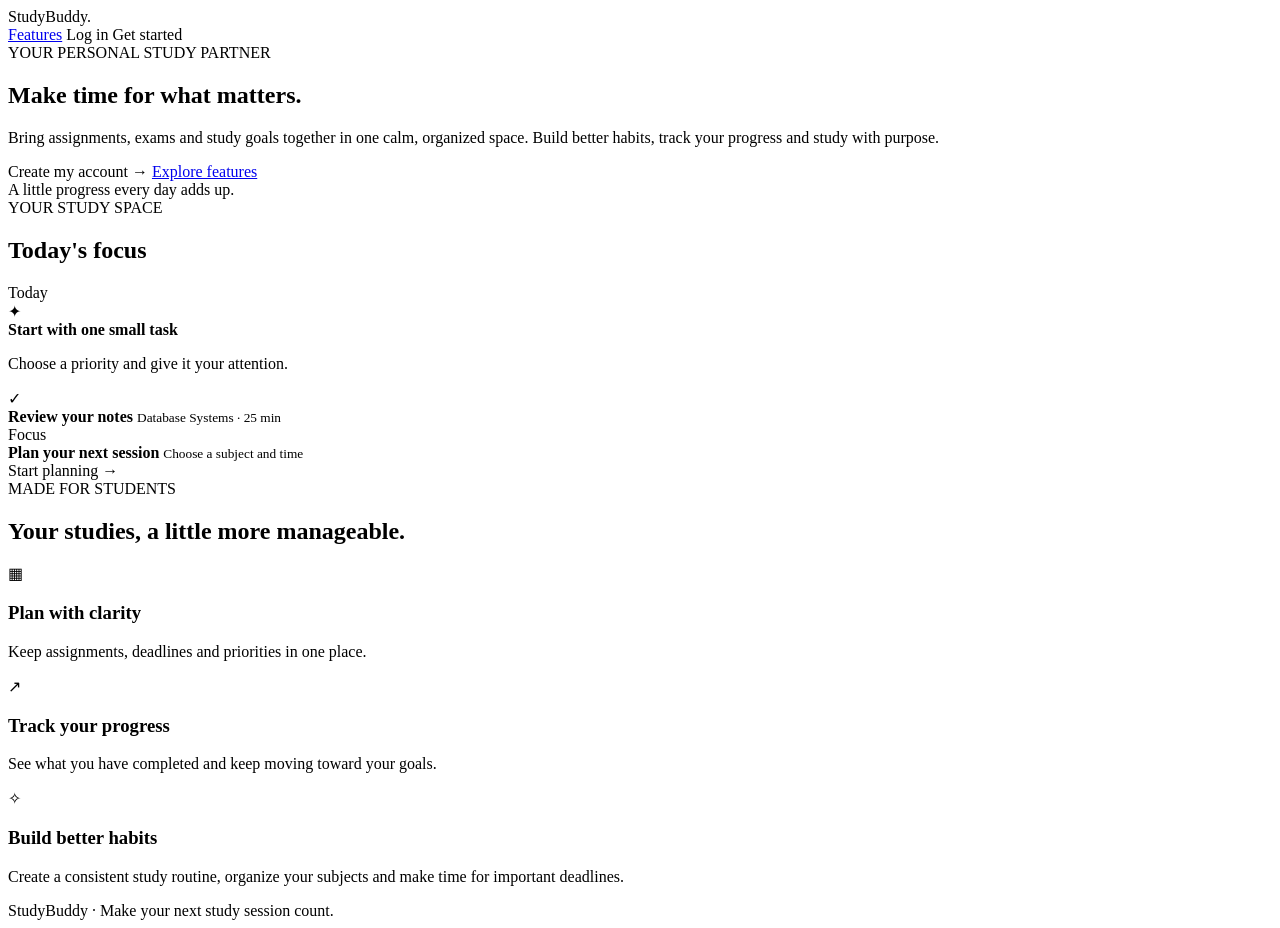
<file: src/main/resources/templates/index.html>
<!DOCTYPE html>
<html lang="en" xmlns:th="http://www.thymeleaf.org">
<head>
    <meta charset="UTF-8">
    <meta name="viewport" content="width=device-width, initial-scale=1">
    <title>StudyBuddy | Study smarter</title>
    <link rel="stylesheet" th:href="@{/css/style.css}">
</head>
<body>

<nav class="topbar">
    <a class="logo" th:href="@{/}">StudyBuddy<span>.</span></a>

    <div class="nav-links">
        <a href="#features">Features</a>

        <a th:href="@{/login}">Log in</a>

        <a class="button button-small" th:href="@{/register}">
            Get started
        </a>
    </div>
</nav>

<main class="container">

    <section class="hero">
        <div class="hero-copy">
            <span class="eyebrow">YOUR PERSONAL STUDY PARTNER</span>

            <h1>Make time for <span>what matters.</span></h1>

            <p>
                Bring assignments, exams and study goals together in one
                calm, organized space. Build better habits, track your
                progress and study with purpose.
            </p>

            <div class="hero-actions">
                <a class="button" th:href="@{/register}">
                    Create my account <span aria-hidden="true">→</span>
                </a>

                <a class="text-link" href="#features">
                    Explore features
                </a>
            </div>

            <div class="trust-line">
                <span class="dot"></span>
                A little progress every day adds up.
            </div>
        </div>

        <div class="dashboard-preview">
            <div class="preview-head">
                <div>
                    <span class="muted-label">YOUR STUDY SPACE</span>
                    <h2>Today's focus</h2>
                </div>

                <span class="date-chip"
                      th:text="${#temporals.format(#temporals.createNow(), 'EEE, d MMM')}">
                    Today
                </span>
            </div>

            <div class="focus-card">
                <div class="focus-icon">✦</div>

                <div>
                    <strong>Start with one small task</strong>
                    <p>Choose a priority and give it your attention.</p>
                </div>
            </div>

            <div class="preview-task">
                <span class="task-check">✓</span>

                <div>
                    <strong>Review your notes</strong>
                    <small>Database Systems · 25 min</small>
                </div>

                <span class="priority">Focus</span>
            </div>

            <div class="preview-task">
                <span class="task-check empty"></span>

                <div>
                    <strong>Plan your next session</strong>
                    <small>Choose a subject and time</small>
                </div>
            </div>

            <a class="preview-link" th:href="@{/register}">
                Start planning <span>→</span>
            </a>
        </div>
    </section>

    <section id="features" class="features-section">
        <div class="section-heading">
            <span class="eyebrow">MADE FOR STUDENTS</span>
            <h2>Your studies, a little more manageable.</h2>
        </div>

        <div class="feature-grid">

            <article class="feature-card">
                <div class="feature-icon lavender">▦</div>
                <h3>Plan with clarity</h3>
                <p>
                    Keep assignments, deadlines and priorities in one place.
                </p>
            </article>

            <article class="feature-card">
                <div class="feature-icon peach">↗</div>
                <h3>Track your progress</h3>
                <p>
                    See what you have completed and keep moving toward
                    your goals.
                </p>
            </article>

            <article class="feature-card">
                <div class="feature-icon mint">✧</div>
                <h3>Build better habits</h3>
                <p>
                    Create a consistent study routine, organize your
                    subjects and make time for important deadlines.
                </p>
            </article>

        </div>
    </section>

    <footer>
        StudyBuddy · Make your next study session count.
    </footer>

</main>

</body>
</html>
</file>
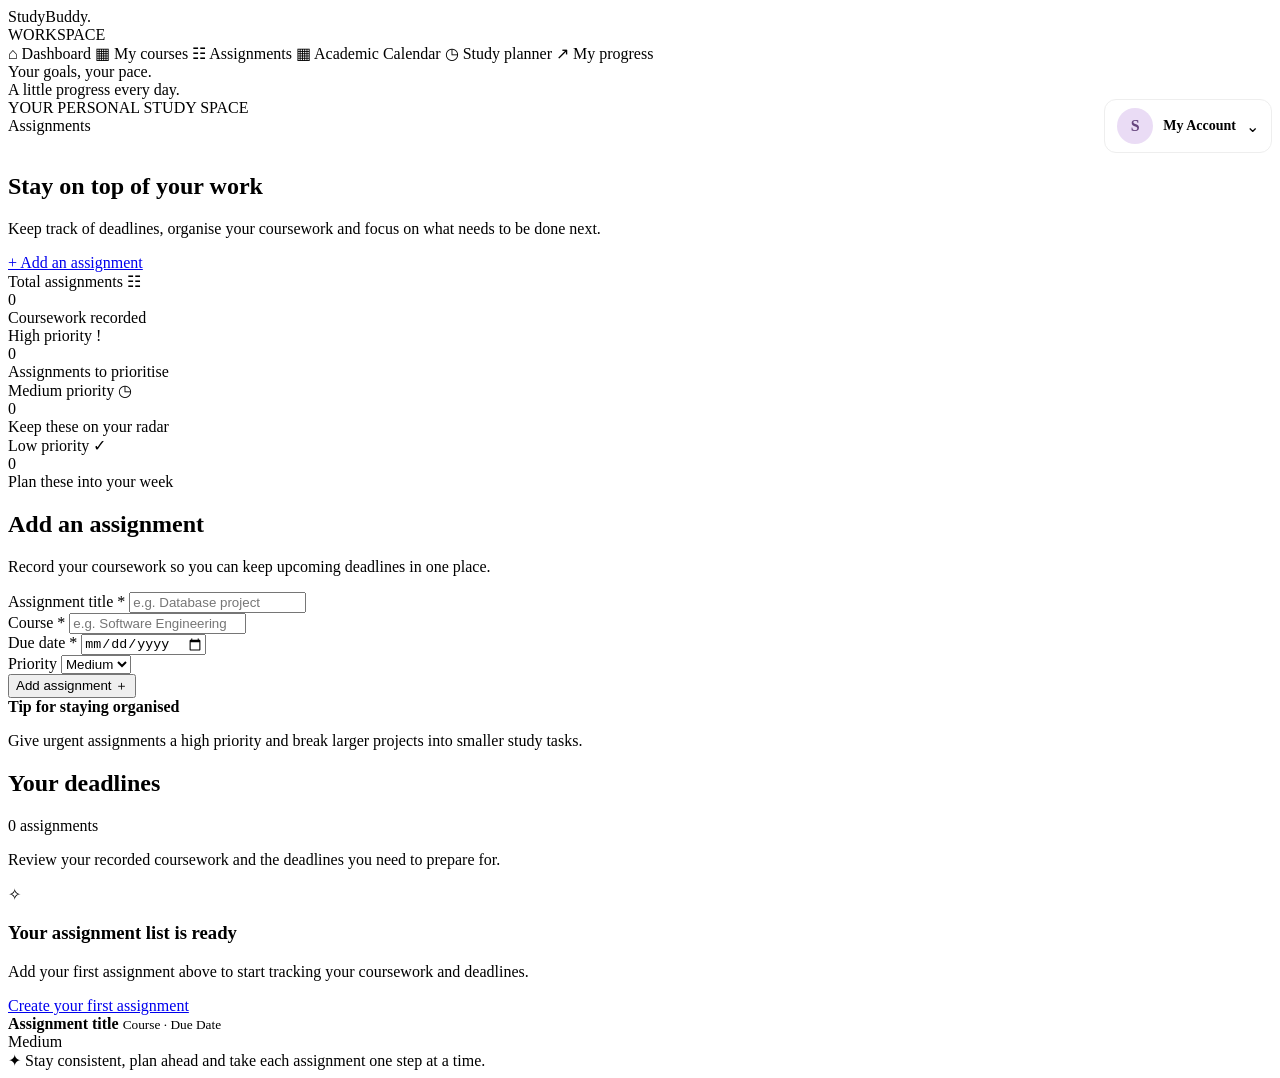
<file: src/main/resources/templates/assignments.html>
<!DOCTYPE html>
<html lang="en"
      xmlns:th="http://www.thymeleaf.org"
      xmlns:sec="http://www.thymeleaf.org/extras/spring-security">

<head>
    <meta charset="UTF-8">
    <meta name="viewport" content="width=device-width, initial-scale=1">
    <title>Assignments | StudyBuddy</title>
    <link rel="stylesheet" th:href="@{/css/style.css}">

    <style>
        .topbar {
            display: flex;
            justify-content: space-between;
            align-items: flex-start;
            gap: 20px;
        }

        .profile-menu {
            position: relative;
            margin-left: auto;
        }

        .profile-trigger {
            display: flex;
            align-items: center;
            gap: 10px;
            padding: 8px 12px;
            border: 1px solid #eee;
            border-radius: 12px;
            background: white;
            cursor: pointer;
            list-style: none;
        }

        .profile-trigger::-webkit-details-marker {
            display: none;
        }

        .profile-avatar {
            width: 36px;
            height: 36px;
            display: flex;
            align-items: center;
            justify-content: center;
            border-radius: 50%;
            background: #eadcf5;
            color: #65447c;
            font-weight: 700;
        }

        .profile-name {
            font-size: 14px;
            font-weight: 600;
        }

        .profile-dropdown {
            position: absolute;
            top: calc(100% + 10px);
            right: 0;
            z-index: 100;
            width: 220px;
            padding: 14px;
            background: white;
            border: 1px solid #eee;
            border-radius: 12px;
            box-shadow: 0 8px 24px rgba(0, 0, 0, 0.10);
        }

        .profile-email {
            display: block;
            margin-bottom: 12px;
            font-size: 12px;
            color: #777;
            overflow-wrap: anywhere;
        }

        .profile-dropdown button {
            width: 100%;
            padding: 9px 12px;
            border: none;
            border-radius: 8px;
            background: #f8edf3;
            color: #70465f;
            text-align: left;
            cursor: pointer;
        }

        .profile-dropdown button:hover {
            background: #f0dce8;
        }

        @media (max-width: 600px) {
            .topbar {
                flex-wrap: wrap;
            }

            .profile-menu {
                margin-left: 0;
            }
        }
    </style>
</head>

<body>
<div class="app-layout">

    <!-- Sidebar -->
    <aside class="sidebar">
        <a class="brand" th:href="@{/dashboard}">
            StudyBuddy<span>.</span>
        </a>

        <div class="nav-label">WORKSPACE</div>

        <nav>
            <a class="nav-link" th:href="@{/dashboard}">
                <span class="nav-icon">⌂</span>
                Dashboard
            </a>

            <a class="nav-link" th:href="@{/courses}">
                <span class="nav-icon">▦</span>
                My courses
            </a>

            <a class="nav-link active" th:href="@{/assignments}">
                <span class="nav-icon">☷</span>
                Assignments
            </a>

            <a class="nav-link" th:href="@{/calendar}">
                <span class="nav-icon">▦</span>
                Academic Calendar
            </a>

            <a class="nav-link" th:href="@{/planner}">
                <span class="nav-icon">◷</span>
                Study planner
            </a>

            <a class="nav-link" th:href="@{/progress}">
                <span class="nav-icon">↗</span>
                My progress
            </a>
        </nav>

        <div class="sidebar-bottom">
            Your goals, your pace.<br>
            A little progress every day.
        </div>
    </aside>

    <!-- Main area -->
    <div class="main-area">

        <header class="topbar">
            <div>
                <div class="page-label">YOUR PERSONAL STUDY SPACE</div>
                <div class="topbar-title">Assignments</div>
            </div>

            <!-- Account dropdown -->
            <details class="profile-menu">

                <summary class="profile-trigger">
                    <div class="profile-avatar"
                         th:text="${#strings.substring(#authentication.name, 0, 1).toUpperCase()}">
                        S
                    </div>

                    <span class="profile-name">My Account</span>
                    <span class="dropdown-arrow">⌄</span>
                </summary>

                <div class="profile-dropdown">

                    <span class="profile-email"
                          sec:authentication="name">
                        student@email.com
                    </span>

                    <form th:action="@{/logout}" method="post">
                        <input type="hidden"
                               th:name="${_csrf.parameterName}"
                               th:value="${_csrf.token}">

                        <button type="submit">Log out</button>
                    </form>

                </div>
            </details>
        </header>

        <main class="page-content">

            <!-- Welcome section -->
            <section class="welcome-row">
                <div>
                    <h1>Stay on top of your work</h1>
                    <p class="muted">
                        Keep track of deadlines, organise your coursework
                        and focus on what needs to be done next.
                    </p>
                </div>

                <a class="button" href="#add-assignment">
                    + Add an assignment
                </a>
            </section>

            <!-- Assignment summary -->
            <section class="stats-grid">

                <article class="stat-card">
                    <div class="stat-top">
                        <span>Total assignments</span>
                        <span class="stat-icon">☷</span>
                    </div>
                    <div class="stat-number"
                         th:text="${assignments == null ? 0 : #lists.size(assignments)}">
                        0
                    </div>
                    <div class="stat-note">Coursework recorded</div>
                </article>

                <article class="stat-card">
                    <div class="stat-top">
                        <span>High priority</span>
                        <span class="stat-icon">!</span>
                    </div>
                    <div class="stat-number"
                         th:text="${assignments == null ? 0 : #lists.size(assignments.?[priority == 'High'])}">
                        0
                    </div>
                    <div class="stat-note">Assignments to prioritise</div>
                </article>

                <article class="stat-card">
                    <div class="stat-top">
                        <span>Medium priority</span>
                        <span class="stat-icon">◷</span>
                    </div>
                    <div class="stat-number"
                         th:text="${assignments == null ? 0 : #lists.size(assignments.?[priority == 'Medium'])}">
                        0
                    </div>
                    <div class="stat-note">Keep these on your radar</div>
                </article>

                <article class="stat-card">
                    <div class="stat-top">
                        <span>Low priority</span>
                        <span class="stat-icon">✓</span>
                    </div>
                    <div class="stat-number"
                         th:text="${assignments == null ? 0 : #lists.size(assignments.?[priority == 'Low'])}">
                        0
                    </div>
                    <div class="stat-note">Plan these into your week</div>
                </article>

            </section>

            <!-- Assignment form -->
            <section class="panel" id="add-assignment">

                <div class="panel-heading">
                    <h2>Add an assignment</h2>
                </div>

                <p class="muted">
                    Record your coursework so you can keep upcoming
                    deadlines in one place.
                </p>

                <form th:action="@{/assignments/add}"
                      method="post"
                      class="course-form">

                    <div class="form-grid">

                        <div class="form-group">
                            <label for="title">Assignment title *</label>
                            <input id="title"
                                   name="title"
                                   type="text"
                                   placeholder="e.g. Database project"
                                   required>
                        </div>

                        <div class="form-group">
                            <label for="course">Course *</label>
                            <input id="course"
                                   name="course"
                                   type="text"
                                   placeholder="e.g. Software Engineering"
                                   required>
                        </div>

                        <div class="form-group">
                            <label for="dueDate">Due date *</label>
                            <input id="dueDate"
                                   name="dueDate"
                                   type="date"
                                   required>
                        </div>

                        <div class="form-group">
                            <label for="priority">Priority</label>
                            <select id="priority" name="priority">
                                <option value="Medium">Medium</option>
                                <option value="High">High</option>
                                <option value="Low">Low</option>
                            </select>
                        </div>

                    </div>

                    <button type="submit" class="button">
                        Add assignment ＋
                    </button>
                </form>

                <div class="notice">
                    <strong>Tip for staying organised</strong>
                    <p>
                        Give urgent assignments a high priority and
                        break larger projects into smaller study tasks.
                    </p>
                </div>

            </section>

            <!-- Assignment list -->
            <section class="panel">

                <div class="panel-heading">
                    <h2>Your deadlines</h2>
                    <span class="count"
                          th:text="${assignments == null ? '0 assignments' : #lists.size(assignments) + ' assignments'}">
                        0 assignments
                    </span>
                </div>

                <p class="muted">
                    Review your recorded coursework and the deadlines
                    you need to prepare for.
                </p>

                <!-- Empty state -->
                <div class="empty-state"
                     th:if="${assignments == null or #lists.isEmpty(assignments)}">

                    <div class="empty-icon">✧</div>

                    <h3>Your assignment list is ready</h3>

                    <p>
                        Add your first assignment above to start
                        tracking your coursework and deadlines.
                    </p>

                    <a class="button button-secondary"
                       href="#add-assignment">
                        Create your first assignment
                    </a>
                </div>

                <!-- Existing assignments -->
                <div class="task-list"
                     th:if="${assignments != null and !#lists.isEmpty(assignments)}">

                    <article class="task-row"
                             th:each="assignment : ${assignments}">

                        <div class="task-info">
                            <strong th:text="${assignment.title}">
                                Assignment title
                            </strong>

                            <small>
                                <span th:text="${assignment.course}">
                                    Course
                                </span>
                                <span> · Due </span>
                                <span th:text="${assignment.dueDate}">
                                    Date
                                </span>
                            </small>
                        </div>

                        <span class="priority"
                              th:classappend="${assignment.priority != null
                              ? #strings.toLowerCase(assignment.priority)
                              : 'medium'}"
                              th:text="${assignment.priority != null
                              ? assignment.priority : 'Medium'}">
                            Medium
                        </span>

                    </article>

                </div>

                <div class="progress-note">
                    <span class="progress-sparkle">✦</span>
                    <span>
                        Stay consistent, plan ahead and take each
                        assignment one step at a time.
                    </span>
                </div>

            </section>

        </main>
    </div>
</div>
</body>
</html>
</file>
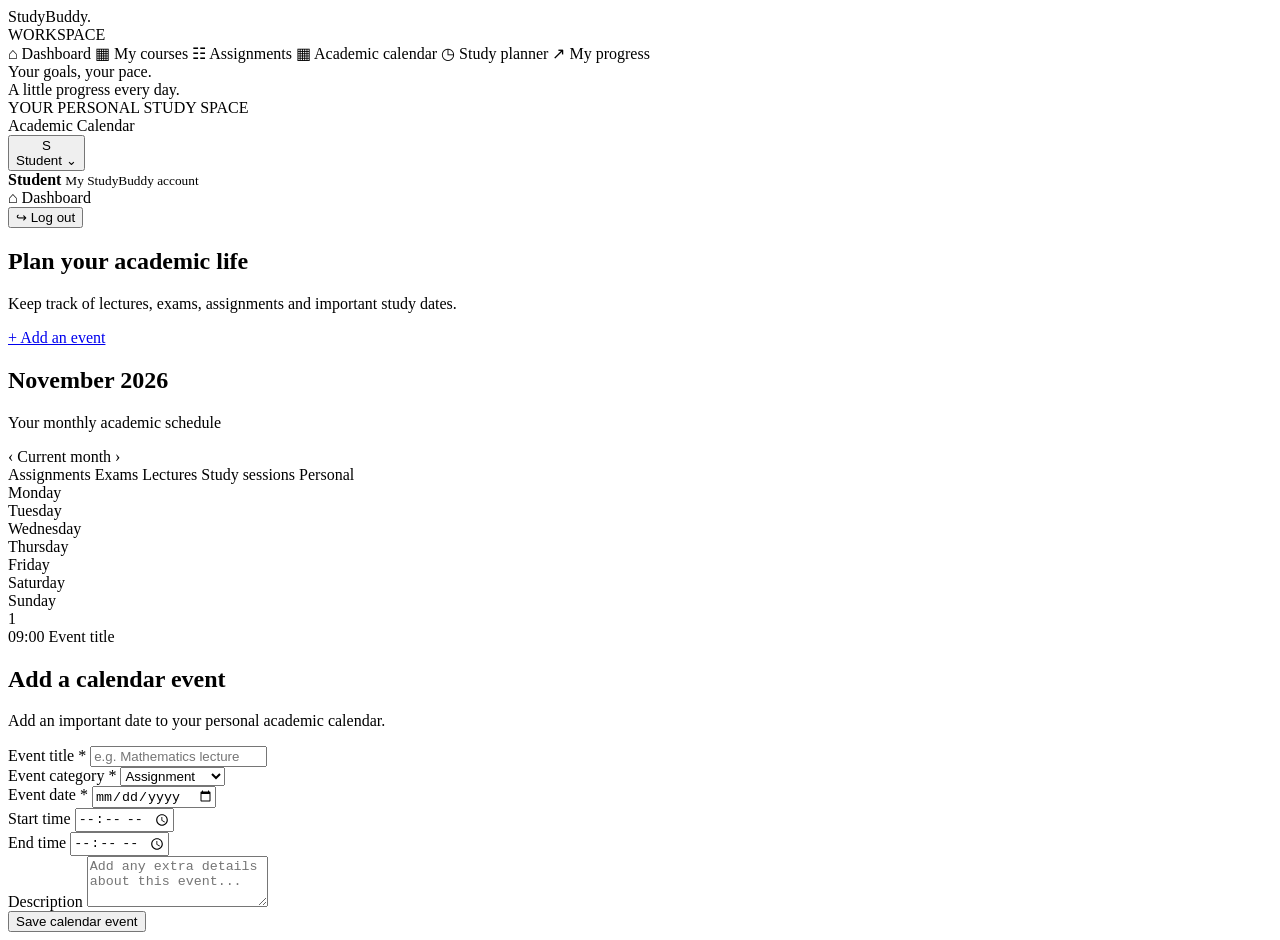
<file: src/main/resources/templates/calendar.html>
<!DOCTYPE html>
<html lang="en" xmlns:th="http://www.thymeleaf.org">
<head>
  <meta charset="UTF-8">
  <meta name="viewport" content="width=device-width, initial-scale=1">
  <title>Academic Calendar | StudyBuddy</title>
  <link rel="stylesheet" th:href="@{/css/style.css}">
</head>

<body>
<div class="app-layout">

  <!-- Sidebar -->
  <aside class="sidebar">
    <a class="brand" th:href="@{/dashboard}">
      StudyBuddy<span>.</span>
    </a>

    <div class="nav-label">WORKSPACE</div>

    <nav>
      <a class="nav-link" th:href="@{/dashboard}">
        <span class="nav-icon">⌂</span>
        Dashboard
      </a>

      <a class="nav-link" th:href="@{/courses}">
        <span class="nav-icon">▦</span>
        My courses
      </a>

      <a class="nav-link" th:href="@{/assignments}">
        <span class="nav-icon">☷</span>
        Assignments
      </a>

      <a class="nav-link active" th:href="@{/calendar}">
        <span class="nav-icon">▦</span>
        Academic calendar
      </a>

      <a class="nav-link" th:href="@{/planner}">
        <span class="nav-icon">◷</span>
        Study planner
      </a>

      <a class="nav-link" th:href="@{/progress}">
        <span class="nav-icon">↗</span>
        My progress
      </a>
    </nav>

    <div class="sidebar-bottom">
      Your goals, your pace.<br>
      A little progress every day.
    </div>
  </aside>

  <!-- Main area -->
  <div class="main-area">

    <!-- Top bar -->
    <header class="topbar">
      <div>
        <div class="page-label">YOUR PERSONAL STUDY SPACE</div>
        <div class="topbar-title">Academic Calendar</div>
      </div>

      <!-- Profile dropdown -->
      <div class="profile-menu">

        <button type="button"
                class="profile-chip"
                onclick="toggleProfileMenu()">

          <div class="avatar"
               th:text="${studentName != null and !#strings.isEmpty(studentName)
                         ? #strings.substring(studentName, 0, 1).toUpperCase() : 'S'}">
            S
          </div>

          <span th:text="${studentName != null ? studentName : 'Student'}">
                        Student
                    </span>

          <span class="dropdown-arrow">⌄</span>
        </button>

        <div class="profile-dropdown" id="profileDropdown">

          <div class="dropdown-user">
            <strong th:text="${studentName != null ? studentName : 'Student'}">
              Student
            </strong>
            <small>My StudyBuddy account</small>
          </div>

          <div class="dropdown-divider"></div>

          <a th:href="@{/dashboard}" class="dropdown-item">
            <span>⌂</span> Dashboard
          </a>

          <div class="dropdown-divider"></div>

          <form th:action="@{/logout}" method="post">
            <button type="submit"
                    class="dropdown-item logout-item">
              <span>↪</span> Log out
            </button>
          </form>

        </div>
      </div>
    </header>

    <main class="page-content">

      <!-- Page introduction -->
      <section class="welcome-row calendar-welcome">
        <div>
          <h1>Plan your academic life</h1>
          <p class="muted">
            Keep track of lectures, exams, assignments
            and important study dates.
          </p>
        </div>

        <a href="#add-calendar-event" class="button">
          + Add an event
        </a>
      </section>

      <!-- Calendar -->
      <section class="panel academic-calendar-panel">

        <div class="calendar-toolbar">

          <div>
            <h2 th:text="${monthTitle}">November 2026</h2>
            <p class="muted">
              Your monthly academic schedule
            </p>
          </div>

          <div class="calendar-navigation">

            <a class="calendar-nav-button"
               th:href="@{/calendar(month=${previousMonth})}"
               aria-label="Previous month">
              ‹
            </a>

            <a class="calendar-today-button"
               th:href="@{/calendar}">
              Current month
            </a>

            <a class="calendar-nav-button"
               th:href="@{/calendar(month=${nextMonth})}"
               aria-label="Next month">
              ›
            </a>

          </div>
        </div>

        <!-- Event category legend -->
        <div class="calendar-legend">
                    <span>
                        <i class="legend-dot assignment-dot"></i>
                        Assignments
                    </span>

          <span>
                        <i class="legend-dot exam-dot"></i>
                        Exams
                    </span>

          <span>
                        <i class="legend-dot lecture-dot"></i>
                        Lectures
                    </span>

          <span>
                        <i class="legend-dot study-dot"></i>
                        Study sessions
                    </span>

          <span>
                        <i class="legend-dot personal-dot"></i>
                        Personal
                    </span>
        </div>

        <!-- Weekday headings -->
        <div class="calendar-grid">

          <div class="calendar-weekday">Monday</div>
          <div class="calendar-weekday">Tuesday</div>
          <div class="calendar-weekday">Wednesday</div>
          <div class="calendar-weekday">Thursday</div>
          <div class="calendar-weekday">Friday</div>
          <div class="calendar-weekday">Saturday</div>
          <div class="calendar-weekday">Sunday</div>

          <!-- Calendar dates -->
          <div class="calendar-day"
               th:each="day : ${calendarDays}"
               th:classappend="${day.monthValue !=
                         T(java.time.YearMonth).parse(selectedMonth).monthValue
                         ? ' other-month' : ''}
                         + ${day.equals(today) ? ' today' : ''}">

            <div class="calendar-day-number"
                 th:text="${day.dayOfMonth}">
              1
            </div>

            <!-- Events on this date -->
            <div class="calendar-day-events"
                 th:if="${eventsByDate[day] != null}">

              <div class="calendar-event"
                   th:each="event : ${eventsByDate[day]}"
                   th:classappend="${#strings.toLowerCase(event.eventType)}">

                                <span class="calendar-event-time"
                                      th:if="${event.startTime != null}"
                                      th:text="${#temporals.format(event.startTime, 'HH:mm')}">
                                    09:00
                                </span>

                <span th:text="${event.title}">
                                    Event title
                                </span>

              </div>

            </div>

          </div>
        </div>

      </section>

      <!-- Add event form -->
      <section class="panel calendar-form-panel"
               id="add-calendar-event">

        <div class="panel-heading">
          <h2>Add a calendar event</h2>
        </div>

        <p class="muted">
          Add an important date to your personal academic calendar.
        </p>

        <form th:action="@{/calendar/events/add}"
              method="post"
              class="calendar-event-form">

          <div class="calendar-form-grid">

            <div class="form-group">
              <label for="title">Event title *</label>
              <input type="text"
                     id="title"
                     name="title"
                     placeholder="e.g. Mathematics lecture"
                     required>
            </div>

            <div class="form-group">
              <label for="eventType">Event category *</label>
              <select id="eventType"
                      name="eventType"
                      required>
                <option value="ASSIGNMENT">Assignment</option>
                <option value="EXAM">Exam</option>
                <option value="LECTURE">Lecture</option>
                <option value="STUDY">Study session</option>
                <option value="PERSONAL">Personal</option>
              </select>
            </div>

            <div class="form-group">
              <label for="eventDate">Event date *</label>
              <input type="date"
                     id="eventDate"
                     name="eventDate"
                     th:value="${today}"
                     required>
            </div>

            <div class="form-group">
              <label for="startTime">Start time</label>
              <input type="time"
                     id="startTime"
                     name="startTime">
            </div>

            <div class="form-group">
              <label for="endTime">End time</label>
              <input type="time"
                     id="endTime"
                     name="endTime">
            </div>

            <div class="form-group calendar-description-field">
              <label for="description">Description</label>
              <textarea id="description"
                        name="description"
                        rows="3"
                        placeholder="Add any extra details about this event..."></textarea>
            </div>

          </div>

          <button type="submit" class="button">
            Save calendar event
          </button>

        </form>
      </section>

    </main>
  </div>
</div>

<script th:src="@{/js/profile.js}"></script>

</body>
</html>
</file>
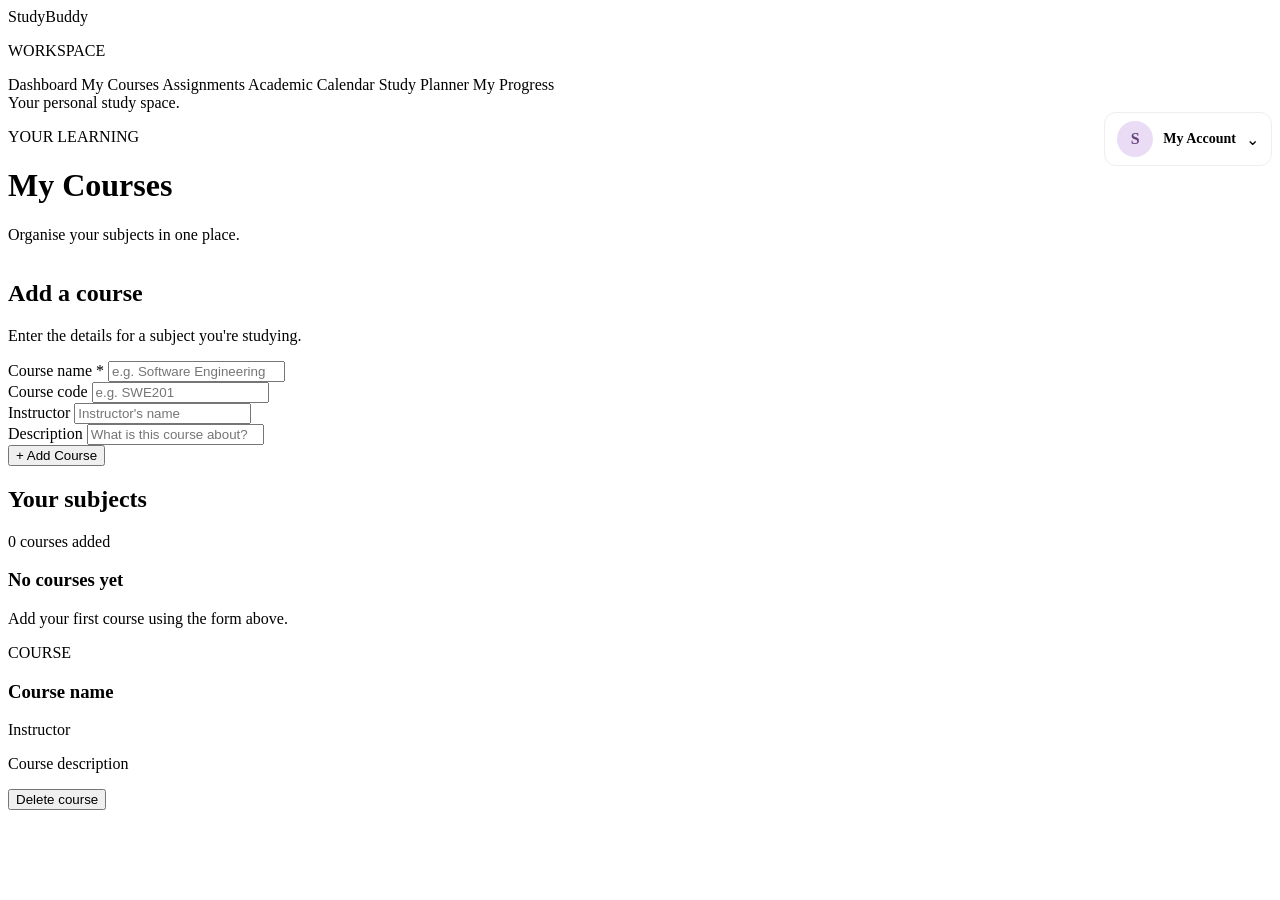
<file: src/main/resources/templates/courses.html>
<!DOCTYPE html>
<html lang="en"
      xmlns:th="http://www.thymeleaf.org"
      xmlns:sec="http://www.thymeleaf.org/extras/spring-security">

<head>
    <meta charset="UTF-8">
    <meta name="viewport" content="width=device-width, initial-scale=1.0">
    <title>My Courses | StudyBuddy</title>
    <link rel="stylesheet" th:href="@{/css/style.css}">

    <style>
        .topbar {
            display: flex;
            justify-content: space-between;
            align-items: flex-start;
            gap: 20px;
        }

        .profile-menu {
            position: relative;
            margin-left: auto;
        }

        .profile-trigger {
            display: flex;
            align-items: center;
            gap: 10px;
            padding: 8px 12px;
            border: 1px solid #eee;
            border-radius: 12px;
            background: white;
            cursor: pointer;
            list-style: none;
        }

        .profile-trigger::-webkit-details-marker {
            display: none;
        }

        .profile-avatar {
            width: 36px;
            height: 36px;
            display: flex;
            align-items: center;
            justify-content: center;
            border-radius: 50%;
            background: #eadcf5;
            color: #65447c;
            font-weight: 700;
        }

        .profile-name {
            font-size: 14px;
            font-weight: 600;
        }

        .profile-dropdown {
            position: absolute;
            top: calc(100% + 10px);
            right: 0;
            z-index: 100;
            width: 220px;
            padding: 14px;
            background: white;
            border: 1px solid #eee;
            border-radius: 12px;
            box-shadow: 0 8px 24px rgba(0, 0, 0, 0.10);
        }

        .profile-email {
            display: block;
            margin-bottom: 12px;
            font-size: 12px;
            color: #777;
            overflow-wrap: anywhere;
        }

        .profile-dropdown button {
            width: 100%;
            padding: 9px 12px;
            border: none;
            border-radius: 8px;
            background: #f8edf3;
            color: #70465f;
            text-align: left;
            cursor: pointer;
        }

        .profile-dropdown button:hover {
            background: #f0dce8;
        }

        @media (max-width: 600px) {
            .topbar {
                flex-wrap: wrap;
            }

            .profile-menu {
                margin-left: 0;
            }
        }
    </style>
</head>

<body>
<div class="app-layout">

    <!-- Sidebar -->
    <aside class="sidebar">
        <div class="brand">Study<span>Buddy</span></div>
        <p class="sidebar-label">WORKSPACE</p>

        <nav>
            <a th:href="@{/dashboard}">Dashboard</a>
            <a th:href="@{/courses}" class="active">My Courses</a>
            <a th:href="@{/assignments}">Assignments</a>
            <a th:href="@{/calendar}">Academic Calendar</a>
            <a th:href="@{/planner}">Study Planner</a>
            <a th:href="@{/progress}">My Progress</a>
        </nav>

        <div class="sidebar-bottom">
            Your personal study space.
        </div>
    </aside>

    <!-- Main content -->
    <main class="main-content">

        <header class="topbar">
            <div>
                <p class="eyebrow">YOUR LEARNING</p>
                <h1>My Courses</h1>
                <p class="muted">
                    Organise your subjects in one place.
                </p>
            </div>

            <!-- Profile dropdown -->
            <details class="profile-menu">
                <summary class="profile-trigger">
                    <span class="profile-avatar"
                          th:text="${#strings.substring(#authentication.name, 0, 1).toUpperCase()}">
                        S
                    </span>

                    <span class="profile-name">My Account</span>
                    <span>⌄</span>
                </summary>

                <div class="profile-dropdown">
                    <span class="profile-email"
                          sec:authentication="name">
                        student@email.com
                    </span>

                    <form th:action="@{/logout}" method="post">
                        <input type="hidden"
                               th:name="${_csrf.parameterName}"
                               th:value="${_csrf.token}">

                        <button type="submit">Log out</button>
                    </form>
                </div>
            </details>
        </header>

        <!-- Add Course Form -->
        <section class="panel">
            <div class="section-heading">
                <div>
                    <h2>Add a course</h2>
                    <p class="muted">
                        Enter the details for a subject you're studying.
                    </p>
                </div>
            </div>

            <form th:action="@{/courses/add}"
                  method="post"
                  class="course-form">

                <div class="form-grid">

                    <div class="form-group">
                        <label for="name">Course name *</label>
                        <input id="name"
                               name="name"
                               type="text"
                               placeholder="e.g. Software Engineering"
                               required>
                    </div>

                    <div class="form-group">
                        <label for="code">Course code</label>
                        <input id="code"
                               name="code"
                               type="text"
                               placeholder="e.g. SWE201">
                    </div>

                    <div class="form-group">
                        <label for="instructor">Instructor</label>
                        <input id="instructor"
                               name="instructor"
                               type="text"
                               placeholder="Instructor's name">
                    </div>

                    <div class="form-group">
                        <label for="description">Description</label>
                        <input id="description"
                               name="description"
                               type="text"
                               placeholder="What is this course about?">
                    </div>

                </div>

                <button type="submit" class="primary-button">
                    + Add Course
                </button>
            </form>
        </section>

        <!-- Course List -->
        <section class="panel">
            <div class="section-heading">
                <div>
                    <h2>Your subjects</h2>
                    <p class="muted">
                        <span th:text="${courses != null ? #lists.size(courses) : 0}">
                            0
                        </span>
                        courses added
                    </p>
                </div>
            </div>

            <!-- Empty state -->
            <div th:if="${courses == null or #lists.isEmpty(courses)}"
                 class="empty-state">

                <h3>No courses yet</h3>
                <p>Add your first course using the form above.</p>
            </div>

            <!-- Course cards -->
            <div class="course-grid"
                 th:if="${courses != null and !#lists.isEmpty(courses)}">

                <article class="course-card"
                         th:each="course : ${courses}">

                    <div class="course-card-top">
                        <div class="course-icon"></div>

                        <span class="course-code"
                              th:text="${#strings.isEmpty(course.code) ? 'COURSE' : course.code}">
                            COURSE
                        </span>
                    </div>

                    <h3 th:text="${course.name}">
                        Course name
                    </h3>

                    <p class="muted"
                       th:if="${!#strings.isEmpty(course.instructor)}"
                       th:text="'Instructor: ' + course.instructor">
                        Instructor
                    </p>

                    <p class="course-description"
                       th:if="${!#strings.isEmpty(course.description)}"
                       th:text="${course.description}">
                        Course description
                    </p>

                    <!-- Delete course -->
                    <form th:action="@{/courses/delete}"
                          method="post">

                        <input type="hidden"
                               name="id"
                               th:value="${course.id}">

                        <button type="submit"
                                class="secondary-button">
                            Delete course
                        </button>
                    </form>

                </article>
            </div>
        </section>

    </main>
</div>
</body>
</html>
</file>
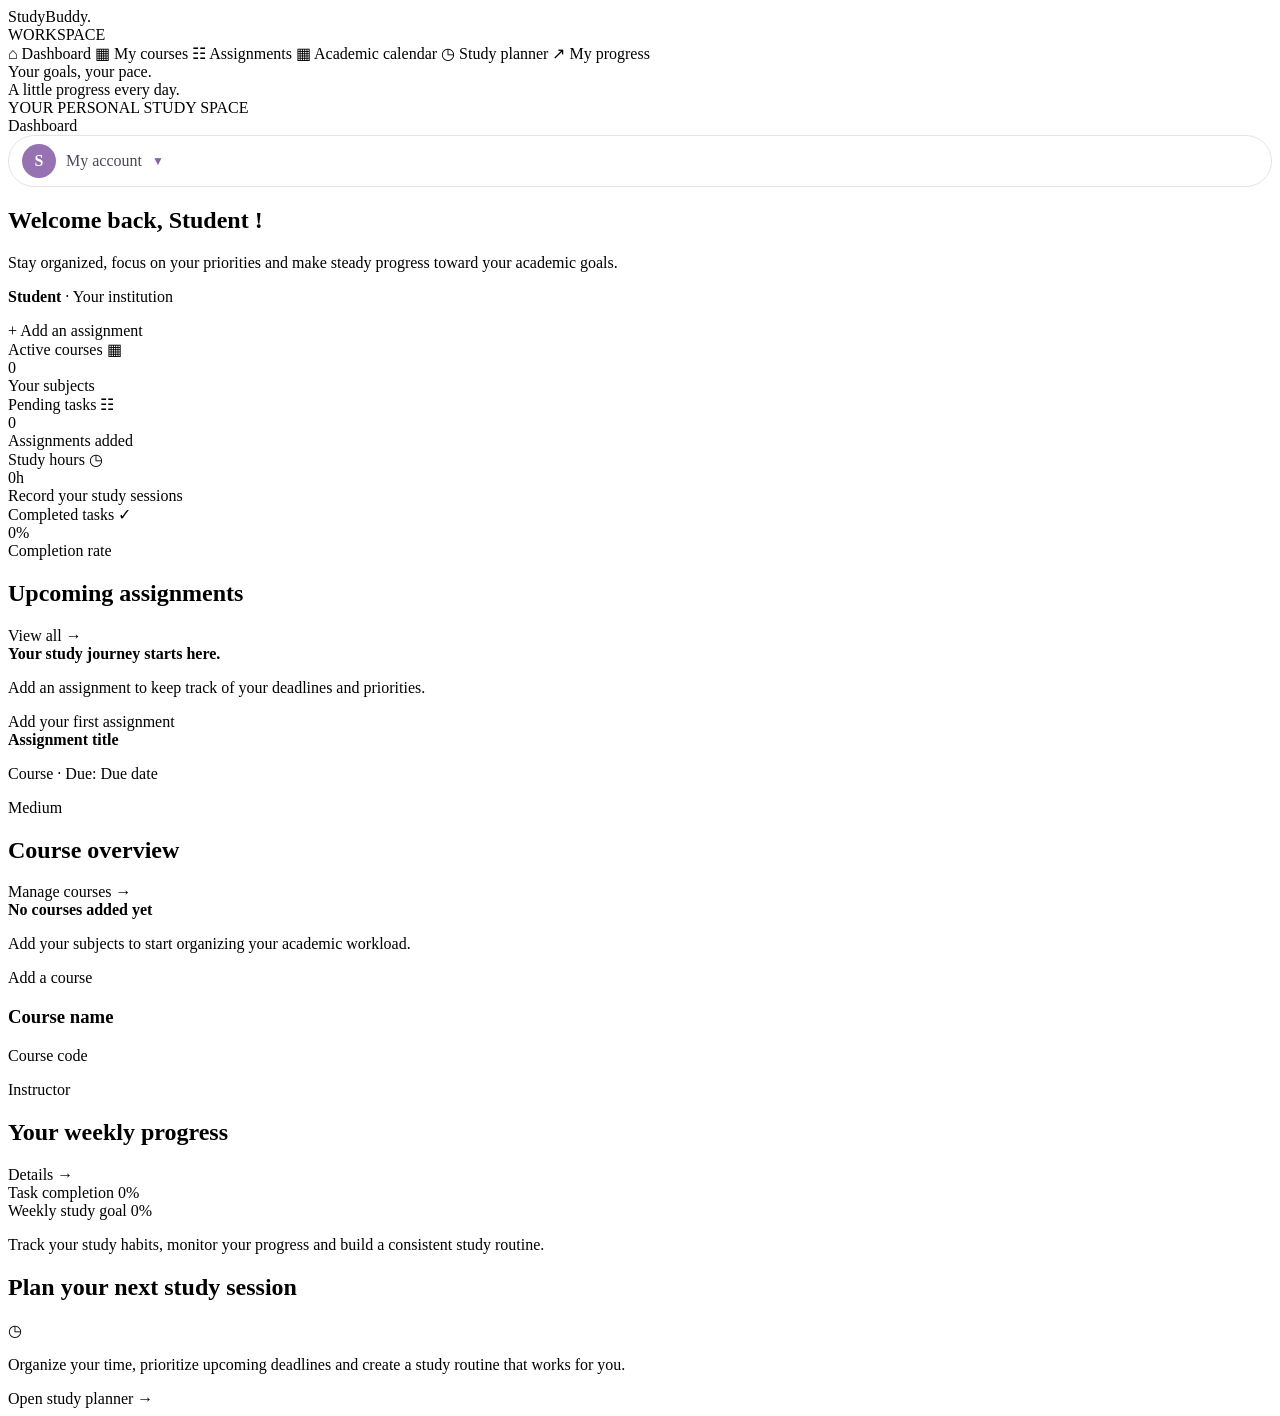
<file: src/main/resources/templates/dashboard.html>
<!DOCTYPE html>
<html lang="en" xmlns:th="http://www.thymeleaf.org"
      xmlns:sec="http://www.thymeleaf.org/extras/spring-security">
<head>
    <meta charset="UTF-8">
    <meta name="viewport" content="width=device-width, initial-scale=1">
    <title>Dashboard | StudyBuddy</title>
    <link rel="stylesheet" th:href="@{/css/style.css}">

    <style>
        .profile-menu {
            position: relative;
        }

        .profile-trigger {
            display: flex;
            align-items: center;
            gap: 10px;
            padding: 8px 13px;
            border: 1px solid #eadfee;
            border-radius: 30px;
            background: white;
            color: #51465a;
            cursor: pointer;
            font: inherit;
            list-style: none;
        }

        .profile-trigger::-webkit-details-marker {
            display: none;
        }

        .profile-trigger::marker {
            content: "";
        }

        .profile-trigger:hover {
            background: #faf6fc;
        }

        .profile-avatar {
            width: 34px;
            height: 34px;
            display: flex;
            align-items: center;
            justify-content: center;
            border-radius: 50%;
            background: #9672b2;
            color: white;
            font-weight: bold;
        }

        .profile-arrow {
            color: #8963a7;
            font-size: 12px;
        }

        .profile-dropdown {
            position: absolute;
            top: calc(100% + 10px);
            right: 0;
            z-index: 100;
            width: 220px;
            padding: 12px;
            background: white;
            border: 1px solid #eee4f1;
            border-radius: 14px;
            box-shadow: 0 10px 30px rgba(80, 50, 90, 0.13);
        }

        .profile-email {
            display: block;
            padding: 9px 10px 13px;
            color: #777;
            font-size: 12px;
            overflow-wrap: anywhere;
            border-bottom: 1px solid #eee4f1;
        }

        .logout-button {
            width: 100%;
            margin-top: 9px;
            padding: 10px;
            border: none;
            border-radius: 9px;
            background: #f8f1fa;
            color: #805b9e;
            font-size: 14px;
            font-weight: 600;
            text-align: left;
            cursor: pointer;
        }

        .logout-button:hover {
            background: #efe3f5;
        }

        .profile-menu[open] .profile-arrow {
            transform: rotate(180deg);
        }
    </style>
</head>

<body>
<div class="app-layout">

    <aside class="sidebar">
        <a class="brand" th:href="@{/dashboard}">
            StudyBuddy<span>.</span>
        </a>

        <div class="nav-label">WORKSPACE</div>

        <nav>
            <a class="nav-link active" th:href="@{/dashboard}">
                <span class="nav-icon">⌂</span>
                Dashboard
            </a>

            <a class="nav-link" th:href="@{/courses}">
                <span class="nav-icon">▦</span>
                My courses
            </a>

            <a class="nav-link" th:href="@{/assignments}">
                <span class="nav-icon">☷</span>
                Assignments
            </a>

            <a class="nav-link" th:href="@{/calendar}">
                <span class="nav-icon">▦</span>
                Academic calendar
            </a>

            <a class="nav-link" th:href="@{/planner}">
                <span class="nav-icon">◷</span>
                Study planner
            </a>

            <a class="nav-link" th:href="@{/progress}">
                <span class="nav-icon">↗</span>
                My progress
            </a>
        </nav>

        <div class="sidebar-bottom">
            Your goals, your pace.<br>
            A little progress every day.
        </div>
    </aside>

    <div class="main-area">

        <header class="topbar">
            <div>
                <div class="page-label">YOUR PERSONAL STUDY SPACE</div>
                <div class="topbar-title">Dashboard</div>
            </div>

            <details class="profile-menu">
                <summary class="profile-trigger">
                    <span class="profile-avatar"
                          th:text="${#strings.substring(#authentication.name, 0, 1).toUpperCase()}">S</span>
                    <span>My account</span>
                    <span class="profile-arrow">▼</span>
                </summary>

                <div class="profile-dropdown">
                    <span class="profile-email"
                          sec:authentication="name">student@email.com</span>

                    <form th:action="@{/logout}" method="post">
                        <input type="hidden"
                               th:name="${_csrf.parameterName}"
                               th:value="${_csrf.token}">

                        <button type="submit" class="logout-button">
                            Log out
                        </button>
                    </form>
                </div>
            </details>
        </header>

        <main class="page-content">

            <section class="welcome-row">
                <div>
                    <h1>
                        Welcome back,
                        <span th:text="${studentName != null ? studentName : 'Student'}">
                            Student
                        </span>!
                    </h1>

                    <p class="muted">
                        Stay organized, focus on your priorities and make
                        steady progress toward your academic goals.
                    </p>

                    <p class="muted">
                        <strong th:text="${educationLevel == 'UNIVERSITY'
                            ? 'University Student'
                            : 'High School Student'}">
                            Student
                        </strong>

                        <span> · </span>

                        <span th:text="${institutionName != null
                            ? institutionName : 'Your institution'}">
                            Your institution
                        </span>
                    </p>
                </div>

                <a class="button" th:href="@{/assignments}">
                    + Add an assignment
                </a>
            </section>

            <section class="stats-grid">

                <article class="stat-card">
                    <div class="stat-top">
                        <span>Active courses</span>
                        <span class="stat-icon">▦</span>
                    </div>
                    <div class="stat-number"
                         th:text="${courseCount != null ? courseCount : 0}">
                        0
                    </div>
                    <div class="stat-note">Your subjects</div>
                </article>

                <article class="stat-card">
                    <div class="stat-top">
                        <span>Pending tasks</span>
                        <span class="stat-icon">☷</span>
                    </div>
                    <div class="stat-number"
                         th:text="${assignmentCount != null ? assignmentCount : 0}">
                        0
                    </div>
                    <div class="stat-note">Assignments added</div>
                </article>

                <article class="stat-card">
                    <div class="stat-top">
                        <span>Study hours</span>
                        <span class="stat-icon">◷</span>
                    </div>
                    <div class="stat-number">0h</div>
                    <div class="stat-note">Record your study sessions</div>
                </article>

                <article class="stat-card">
                    <div class="stat-top">
                        <span>Completed tasks</span>
                        <span class="stat-icon">✓</span>
                    </div>
                    <div class="stat-number">0%</div>
                    <div class="stat-note">Completion rate</div>
                </article>

            </section>

            <section class="content-grid">

                <div>

                    <article class="panel">
                        <div class="panel-heading">
                            <h2>Upcoming assignments</h2>
                            <a th:href="@{/assignments}">View all →</a>
                        </div>

                        <div class="empty-state"
                             th:if="${assignments == null or #lists.isEmpty(assignments)}">
                            <strong>Your study journey starts here.</strong>
                            <p>
                                Add an assignment to keep track of your
                                deadlines and priorities.
                            </p>
                            <a class="button button-secondary"
                               th:href="@{/assignments}">
                                Add your first assignment
                            </a>
                        </div>

                        <div th:if="${assignments != null and !#lists.isEmpty(assignments)}">
                            <div class="assignment-item"
                                 th:each="assignment : ${assignments}">
                                <strong th:text="${assignment.title}">
                                    Assignment title
                                </strong>
                                <p>
                                    <span th:text="${assignment.course}">Course</span>
                                    <span> · Due: </span>
                                    <span th:text="${assignment.dueDate}">Due date</span>
                                </p>
                                <span class="priority-badge"
                                      th:text="${assignment.priority}">
                                    Medium
                                </span>
                            </div>
                        </div>
                    </article>

                    <article class="panel">
                        <div class="panel-heading">
                            <h2>Course overview</h2>
                            <a th:href="@{/courses}">Manage courses →</a>
                        </div>

                        <div class="empty-state"
                             th:if="${courses == null or #lists.isEmpty(courses)}">
                            <strong>No courses added yet</strong>
                            <p>
                                Add your subjects to start organizing your
                                academic workload.
                            </p>
                            <a class="button button-secondary"
                               th:href="@{/courses}">
                                Add a course
                            </a>
                        </div>

                        <div class="course-grid"
                             th:if="${courses != null and !#lists.isEmpty(courses)}">
                            <div class="course-card"
                                 th:each="course : ${courses}">
                                <h3 th:text="${course.name}">Course name</h3>

                                <p th:if="${course.code != null and !#strings.isEmpty(course.code)}"
                                   th:text="${course.code}">
                                    Course code
                                </p>

                                <p th:if="${course.instructor != null and !#strings.isEmpty(course.instructor)}"
                                   th:text="${course.instructor}">
                                    Instructor
                                </p>
                            </div>
                        </div>
                    </article>

                </div>

                <div>

                    <article class="panel">
                        <div class="panel-heading">
                            <h2>Your weekly progress</h2>
                            <a th:href="@{/progress}">Details →</a>
                        </div>

                        <div class="progress-row">
                            <div class="progress-label">
                                <span>Task completion</span>
                                <span>0%</span>
                            </div>
                            <div class="progress-track">
                                <div class="progress-fill"
                                     style="width: 0%;"></div>
                            </div>
                        </div>

                        <div class="progress-row">
                            <div class="progress-label">
                                <span>Weekly study goal</span>
                                <span>0%</span>
                            </div>
                            <div class="progress-track">
                                <div class="progress-fill green"
                                     style="width: 0%;"></div>
                            </div>
                        </div>

                        <p class="muted">
                            Track your study habits, monitor your progress
                            and build a consistent study routine.
                        </p>
                    </article>

                    <article class="panel">
                        <div class="panel-heading">
                            <h2>Plan your next study session</h2>
                            <span class="stat-icon">◷</span>
                        </div>

                        <p class="muted">
                            Organize your time, prioritize upcoming deadlines
                            and create a study routine that works for you.
                        </p>

                        <a class="button button-secondary"
                           th:href="@{/planner}">
                            Open study planner →
                        </a>
                    </article>

                </div>

            </section>
        </main>
    </div>
</div>
</body>
</html>
</file>
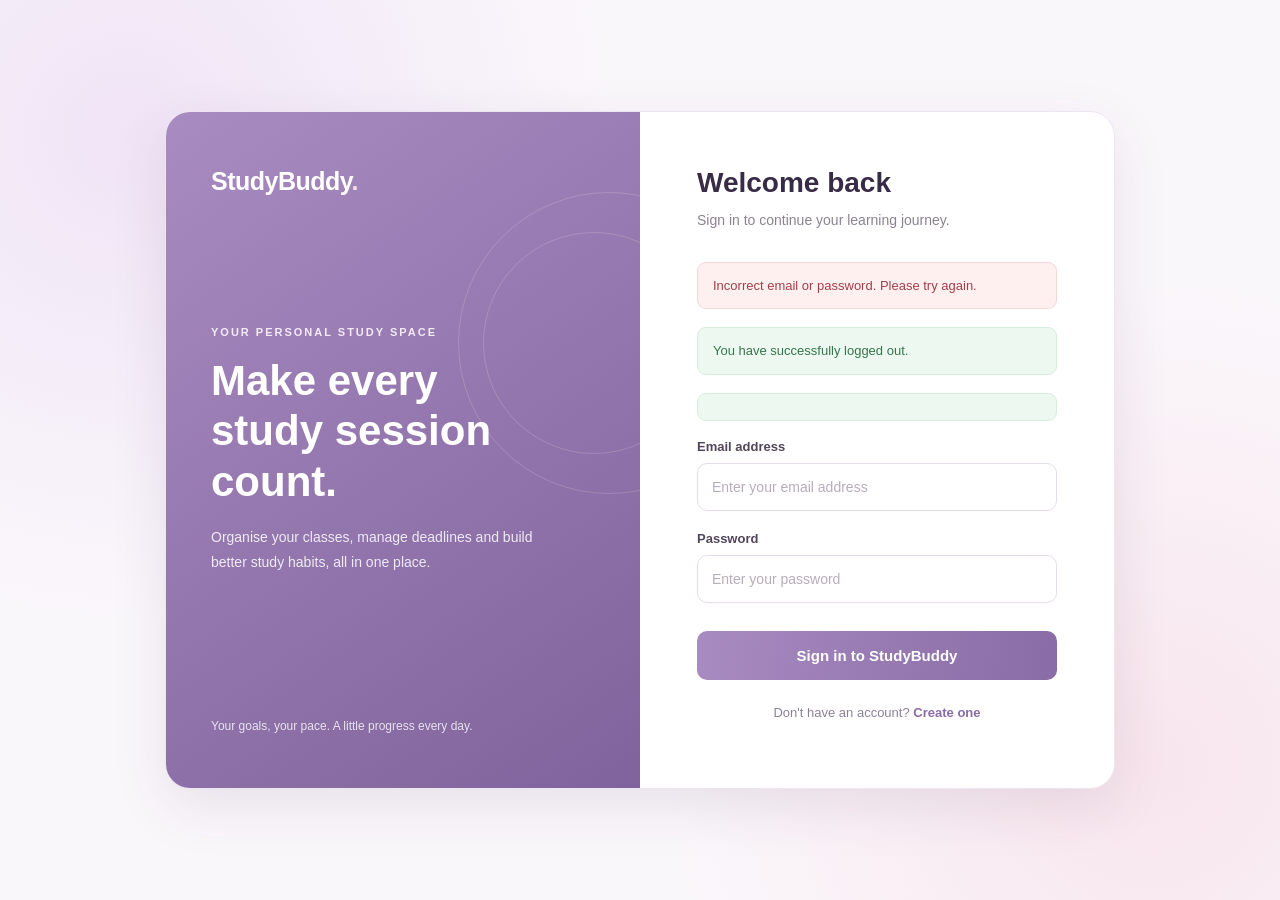
<file: src/main/resources/templates/login.html>
<!DOCTYPE html>
<html lang="en" xmlns:th="http://www.thymeleaf.org">
<head>
  <meta charset="UTF-8">
  <meta name="viewport" content="width=device-width, initial-scale=1.0">
  <title>Login | StudyBuddy</title>
  <link rel="stylesheet" th:href="@{/css/style.css}">

  <style>
        * {
            box-sizing: border-box;
        }

        body.login-page {
            min-height: 100vh;
            margin: 0;
            padding: 30px 18px;
            display: flex;
            align-items: center;
            justify-content: center;
            background:
                radial-gradient(circle at 10% 15%, #f0e4f6, transparent 35%),
                radial-gradient(circle at 90% 85%, #f8e5ed, transparent 35%),
                #faf7fb;
            font-family: Arial, sans-serif;
        }

        .login-wrapper {
            width: 100%;
            max-width: 950px;
            min-height: 560px;
            display: grid;
            grid-template-columns: 1fr 1fr;
            overflow: hidden;
            background: #fff;
            border: 1px solid #eee5f2;
            border-radius: 25px;
            box-shadow: 0 18px 55px rgba(69, 43, 83, 0.10);
        }

        .login-welcome {
            position: relative;
            display: flex;
            flex-direction: column;
            justify-content: space-between;
            padding: 55px 45px;
            overflow: hidden;
            background: linear-gradient(145deg, #a88bc0, #80639c);
            color: white;
        }

        .login-welcome::before,
        .login-welcome::after {
            content: "";
            position: absolute;
            border: 1px solid rgba(255,255,255,0.17);
            border-radius: 50%;
        }

        .login-welcome::before {
            width: 300px;
            height: 300px;
            right: -120px;
            top: 80px;
        }

        .login-welcome::after {
            width: 220px;
            height: 220px;
            right: -65px;
            top: 120px;
        }

        .welcome-content,
        .welcome-footer,
        .welcome-brand {
            position: relative;
            z-index: 1;
        }

        .welcome-brand {
            font-size: 25px;
            font-weight: 700;
            letter-spacing: -0.5px;
        }

        .welcome-brand span {
            color: #f8dce9;
        }

        .welcome-content {
            max-width: 350px;
        }

        .welcome-content .eyebrow {
            margin-bottom: 18px;
            font-size: 11px;
            font-weight: 700;
            letter-spacing: 2px;
            color: #f3eaf8;
        }

        .welcome-content h1 {
            margin: 0 0 18px;
            font-size: clamp(30px, 4vw, 42px);
            line-height: 1.2;
            font-weight: 700;
        }

        .welcome-content p {
            color: rgba(255,255,255,0.85);
            line-height: 1.8;
            font-size: 14px;
        }

        .welcome-footer {
            font-size: 12px;
            color: rgba(255,255,255,0.8);
        }

        .login-form-panel {
            display: flex;
            align-items: center;
            justify-content: center;
            padding: 55px 45px;
        }

        .login-form-content {
            width: 100%;
            max-width: 360px;
        }

        .login-form-content h2 {
            margin: 0 0 10px;
            color: #382b45;
            font-size: 28px;
        }

        .login-description {
            margin: 0 0 30px;
            color: #8b8291;
            font-size: 14px;
            line-height: 1.6;
        }

        .login-message {
            padding: 13px 15px;
            margin-bottom: 18px;
            border-radius: 9px;
            font-size: 13px;
            line-height: 1.5;
        }

        .login-error {
            background: #fff0f0;
            color: #a33e4b;
            border: 1px solid #f5d6d9;
        }

        .login-success {
            background: #edf8f0;
            color: #36764b;
            border: 1px solid #d7eddd;
        }

        .login-form .form-group {
            margin-bottom: 20px;
        }

        .login-form label {
            display: block;
            margin-bottom: 9px;
            color: #51465b;
            font-size: 13px;
            font-weight: 600;
        }

        .login-form input {
            display: block;
            width: 100%;
            height: 48px;
            padding: 0 14px;
            border: 1px solid #e6ddea;
            border-radius: 10px;
            background: #fff;
            color: #382b45;
            font-size: 14px;
            outline: none;
            transition: border-color 0.2s, box-shadow 0.2s;
        }

        .login-form input:focus {
            border-color: #a88bc0;
            box-shadow: 0 0 0 3px rgba(168,139,192,0.13);
        }

        .login-form input::placeholder {
            color: #b6adbb;
        }

        .login-button {
            width: 100%;
            height: 49px;
            margin-top: 8px;
            border: none;
            border-radius: 10px;
            background: linear-gradient(100deg, #a88bc0, #896ba6);
            color: white;
            font-size: 15px;
            font-weight: 600;
            cursor: pointer;
            transition: transform 0.2s, box-shadow 0.2s;
        }

        .login-button:hover {
            transform: translateY(-2px);
            box-shadow: 0 7px 18px rgba(137,107,166,0.25);
        }

        .login-bottom {
            margin-top: 25px;
            text-align: center;
            color: #8b8291;
            font-size: 13px;
        }

        .login-bottom a {
            color: #896ba6;
            font-weight: 700;
            text-decoration: none;
        }

        .login-bottom a:hover {
            text-decoration: underline;
        }

        @media (max-width: 700px) {
            .login-wrapper {
                max-width: 460px;
                grid-template-columns: 1fr;
            }

            .login-welcome {
                min-height: 210px;
                padding: 28px;
            }

            .welcome-content {
                margin-top: 35px;
            }

            .welcome-content h1 {
                font-size: 29px;
            }

            .welcome-content p {
                margin-bottom: 0;
            }

            .welcome-footer {
                display: none;
            }

            .login-form-panel {
                padding: 38px 28px;
            }
        }
    </style>
</head>

<body class="login-page">

<div class="login-wrapper">

  <section class="login-welcome">

    <div class="welcome-brand">
      StudyBuddy<span>.</span>
    </div>

    <div class="welcome-content">
      <div class="eyebrow">YOUR PERSONAL STUDY SPACE</div>

      <h1>Make every study session count.</h1>

      <p>
        Organise your classes, manage deadlines and build
        better study habits, all in one place.
      </p>
    </div>

    <div class="welcome-footer">
      Your goals, your pace. A little progress every day.
    </div>

  </section>

  <section class="login-form-panel">

    <div class="login-form-content">

      <h2>Welcome back</h2>

      <p class="login-description">
        Sign in to continue your learning journey.
      </p>

      <div th:if="${param.error}"
           class="login-message login-error">
        Incorrect email or password. Please try again.
      </div>

      <div th:if="${param.logout}"
           class="login-message login-success">
        You have successfully logged out.
      </div>

      <div th:if="${successMessage}"
           class="login-message login-success"
           th:text="${successMessage}">
      </div>

      <form th:action="@{/login}"
            method="post"
            class="login-form">

        <div class="form-group">
          <label for="email">Email address</label>

          <input type="email"
                 id="email"
                 name="email"
                 placeholder="Enter your email address"
                 autocomplete="email"
                 required>
        </div>

        <div class="form-group">
          <label for="password">Password</label>

          <input type="password"
                 id="password"
                 name="password"
                 placeholder="Enter your password"
                 autocomplete="current-password"
                 required>
        </div>

        <button type="submit" class="login-button">
          Sign in to StudyBuddy
        </button>

      </form>

      <p class="login-bottom">
        Don't have an account?
        <a th:href="@{/register}">Create one</a>
      </p>

    </div>

  </section>

</div>

</body>
</html>
</file>
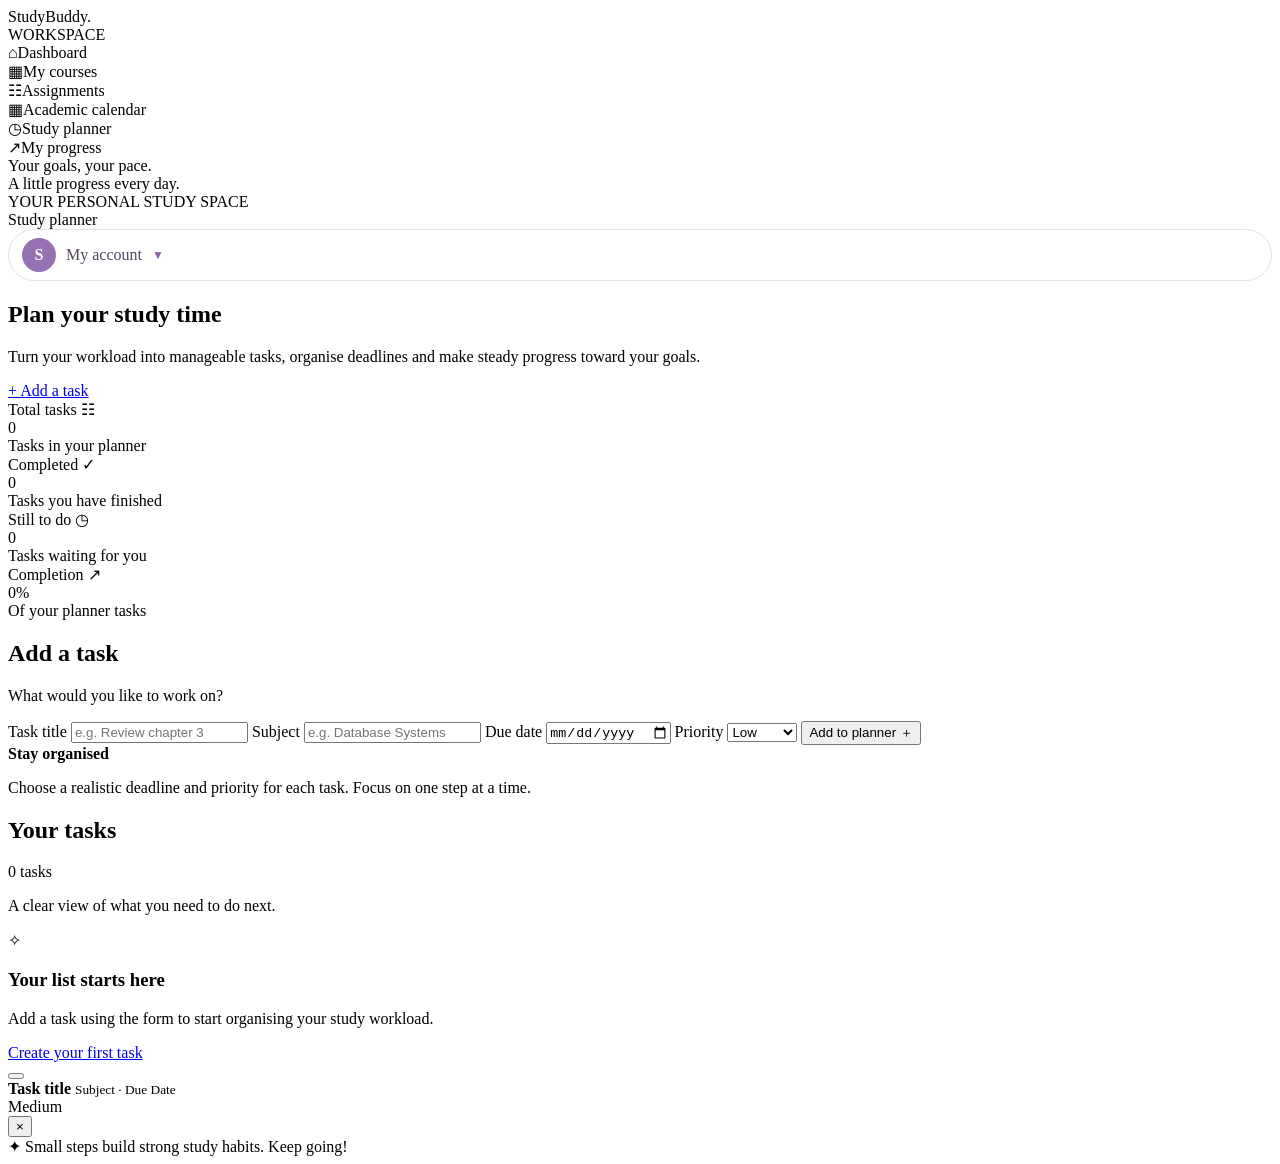
<file: src/main/resources/templates/planner.html>
<!DOCTYPE html>
<html lang="en" xmlns:th="http://www.thymeleaf.org"
      xmlns:sec="http://www.thymeleaf.org/extras/spring-security">
<head>
    <meta charset="UTF-8">
    <meta name="viewport" content="width=device-width, initial-scale=1">
    <title>Study Planner | StudyBuddy</title>
    <link rel="stylesheet" th:href="@{/css/style.css}">

    <style>
        .profile-menu {
            position: relative;
        }

        .profile-trigger {
            display: flex;
            align-items: center;
            gap: 10px;
            padding: 8px 13px;
            border: 1px solid #eadfee;
            border-radius: 30px;
            background: white;
            color: #51465a;
            cursor: pointer;
            font: inherit;
            list-style: none;
        }

        .profile-trigger::-webkit-details-marker {
            display: none;
        }

        .profile-trigger::marker {
            content: "";
        }

        .profile-trigger:hover {
            background: #faf6fc;
        }

        .profile-avatar {
            width: 34px;
            height: 34px;
            display: flex;
            align-items: center;
            justify-content: center;
            border-radius: 50%;
            background: #9672b2;
            color: white;
            font-weight: bold;
        }

        .profile-arrow {
            color: #8963a7;
            font-size: 12px;
        }

        .profile-dropdown {
            position: absolute;
            top: calc(100% + 10px);
            right: 0;
            z-index: 100;
            width: 220px;
            padding: 12px;
            background: white;
            border: 1px solid #eee4f1;
            border-radius: 14px;
            box-shadow: 0 10px 30px rgba(80, 50, 90, 0.13);
        }

        .profile-email {
            display: block;
            padding: 9px 10px 13px;
            color: #777;
            font-size: 12px;
            overflow-wrap: anywhere;
            border-bottom: 1px solid #eee4f1;
        }

        .logout-button {
            width: 100%;
            margin-top: 9px;
            padding: 10px;
            border: none;
            border-radius: 9px;
            background: #f8f1fa;
            color: #805b9e;
            font-size: 14px;
            font-weight: 600;
            text-align: left;
            cursor: pointer;
        }

        .logout-button:hover {
            background: #efe3f5;
        }

        .profile-menu[open] .profile-arrow {
            transform: rotate(180deg);
        }

        .nav-link {
            display: flex;
            align-items: center;
        }
    </style>
</head>

<body>
<div class="app-layout">

    <aside class="sidebar">
        <a class="brand" th:href="@{/dashboard}">
            StudyBuddy<span>.</span>
        </a>

        <div class="nav-label">WORKSPACE</div>

        <nav>
            <a class="nav-link" th:href="@{/dashboard}">
                <span class="nav-icon">⌂</span>
                Dashboard
            </a>

            <a class="nav-link" th:href="@{/courses}">
                <span class="nav-icon">▦</span>
                My courses
            </a>

            <a class="nav-link" th:href="@{/assignments}">
                <span class="nav-icon">☷</span>
                Assignments
            </a>

            <a class="nav-link" th:href="@{/calendar}">
                <span class="nav-icon">▦</span>
                Academic calendar
            </a>

            <a class="nav-link active" th:href="@{/planner}">
                <span class="nav-icon">◷</span>
                Study planner
            </a>

            <a class="nav-link" th:href="@{/progress}">
                <span class="nav-icon">↗</span>
                My progress
            </a>
        </nav>

        <div class="sidebar-bottom">
            Your goals, your pace.<br>
            A little progress every day.
        </div>
    </aside>

    <div class="main-area">

        <header class="topbar">
            <div>
                <div class="page-label">YOUR PERSONAL STUDY SPACE</div>
                <div class="topbar-title">Study planner</div>
            </div>

            <details class="profile-menu">
                <summary class="profile-trigger">
                    <span class="profile-avatar"
                          th:text="${#strings.substring(#authentication.name, 0, 1).toUpperCase()}">S</span>
                    <span>My account</span>
                    <span class="profile-arrow">▼</span>
                </summary>

                <div class="profile-dropdown">
                    <span class="profile-email"
                          sec:authentication="name">student@email.com</span>

                    <form th:action="@{/logout}" method="post">
                        <input type="hidden"
                               th:name="${_csrf.parameterName}"
                               th:value="${_csrf.token}">

                        <button type="submit" class="logout-button">
                            Log out
                        </button>
                    </form>
                </div>
            </details>
        </header>

        <main class="page-content">

            <section class="welcome-row">
                <div>
                    <h1>Plan your study time <span></span></h1>
                    <p class="muted">
                        Turn your workload into manageable tasks, organise
                        deadlines and make steady progress toward your goals.
                    </p>
                </div>

                <a class="button" href="#add-task">
                    + Add a task
                </a>
            </section>

            <section class="stats-grid">

                <article class="stat-card">
                    <div class="stat-top">
                        <span>Total tasks</span>
                        <span class="stat-icon">☷</span>
                    </div>
                    <div class="stat-number"
                         th:text="${tasks.size()}">0</div>
                    <div class="stat-note">Tasks in your planner</div>
                </article>

                <article class="stat-card">
                    <div class="stat-top">
                        <span>Completed</span>
                        <span class="stat-icon">✓</span>
                    </div>
                    <div class="stat-number"
                         th:text="${#lists.size(tasks.?[completed])}">0</div>
                    <div class="stat-note">Tasks you have finished</div>
                </article>

                <article class="stat-card">
                    <div class="stat-top">
                        <span>Still to do</span>
                        <span class="stat-icon">◷</span>
                    </div>
                    <div class="stat-number"
                         th:text="${#lists.size(tasks.?[!completed])}">0</div>
                    <div class="stat-note">Tasks waiting for you</div>
                </article>

                <article class="stat-card">
                    <div class="stat-top">
                        <span>Completion</span>
                        <span class="stat-icon">↗</span>
                    </div>
                    <div class="stat-number"
                         th:text="${tasks.isEmpty() ? 0 : (100 * #lists.size(tasks.?[completed]) / tasks.size()) + '%'}">0%</div>
                    <div class="stat-note">Of your planner tasks</div>
                </article>

            </section>

            <section class="content-grid">

                <div class="panel" id="add-task">
                    <div class="panel-heading">
                        <h2>Add a task</h2>
                    </div>

                    <p class="muted">
                        What would you like to work on?
                    </p>

                    <form th:action="@{/planner}"
                          th:object="${taskForm}"
                          method="post">

                        <label for="title">Task title</label>
                        <input id="title"
                               type="text"
                               th:field="*{title}"
                               placeholder="e.g. Review chapter 3"
                               required>

                        <small class="error"
                               th:if="${#fields.hasErrors('title')}"
                               th:errors="*{title}"></small>

                        <label for="subject">Subject</label>
                        <input id="subject"
                               type="text"
                               th:field="*{subject}"
                               placeholder="e.g. Database Systems"
                               required>

                        <small class="error"
                               th:if="${#fields.hasErrors('subject')}"
                               th:errors="*{subject}"></small>

                        <label for="dueDate">Due date</label>
                        <input id="dueDate"
                               type="date"
                               th:field="*{dueDate}"
                               required>

                        <small class="error"
                               th:if="${#fields.hasErrors('dueDate')}"
                               th:errors="*{dueDate}"></small>

                        <label for="priority">Priority</label>
                        <select id="priority" th:field="*{priority}">
                            <option value="Low">Low</option>
                            <option value="Medium">Medium</option>
                            <option value="High">High</option>
                        </select>

                        <button class="button full-width" type="submit">
                            Add to planner ＋
                        </button>
                    </form>

                    <div class="notice">
                        <strong>Stay organised</strong>
                        <p>
                            Choose a realistic deadline and priority for
                            each task. Focus on one step at a time.
                        </p>
                    </div>
                </div>

                <div class="panel">
                    <div class="panel-heading">
                        <h2>Your tasks</h2>
                        <span class="count"
                              th:text="${tasks.size()} + ' tasks'">0 tasks</span>
                    </div>

                    <p class="muted">
                        A clear view of what you need to do next.
                    </p>

                    <div class="empty-state"
                         th:if="${#lists.isEmpty(tasks)}">
                        <div class="empty-icon">✧</div>
                        <h3>Your list starts here</h3>
                        <p>
                            Add a task using the form to start organising
                            your study workload.
                        </p>
                        <a class="button button-secondary" href="#add-task">
                            Create your first task
                        </a>
                    </div>

                    <div class="task-list"
                         th:unless="${#lists.isEmpty(tasks)}">

                        <article class="task-row"
                                 th:each="task : ${tasks}"
                                 th:classappend="${task.completed} ? ' is-complete' : ''">

                            <form th:action="@{/planner/{id}/toggle(id=${task.id})}"
                                  method="post">
                                <button class="round-check"
                                        type="submit"
                                        th:aria-label="${task.completed} ? 'Mark incomplete' : 'Mark complete'"
                                        th:text="${task.completed} ? '✓' : ''">
                                </button>
                            </form>

                            <div class="task-info">
                                <strong th:text="${task.title}">
                                    Task title
                                </strong>

                                <small>
                                    <span th:text="${task.subject}">Subject</span>
                                    <span> · Due </span>
                                    <span th:text="${#temporals.format(task.dueDate, 'd MMM yyyy')}">
                                        Date
                                    </span>
                                </small>
                            </div>

                            <span class="priority"
                                  th:classappend="${#strings.toLowerCase(task.priority)}"
                                  th:text="${task.priority}">
                                Medium
                            </span>

                            <form th:action="@{/planner/{id}/delete(id=${task.id})}"
                                  method="post">
                                <button class="delete-button"
                                        type="submit"
                                        aria-label="Delete task"
                                        title="Delete task">
                                    ×
                                </button>
                            </form>

                        </article>
                    </div>

                    <div class="progress-note">
                        <span class="progress-sparkle">✦</span>
                        <span>
                            Small steps build strong study habits. Keep going!
                        </span>
                    </div>
                </div>

            </section>
        </main>
    </div>
</div>
</body>
</html>
</file>
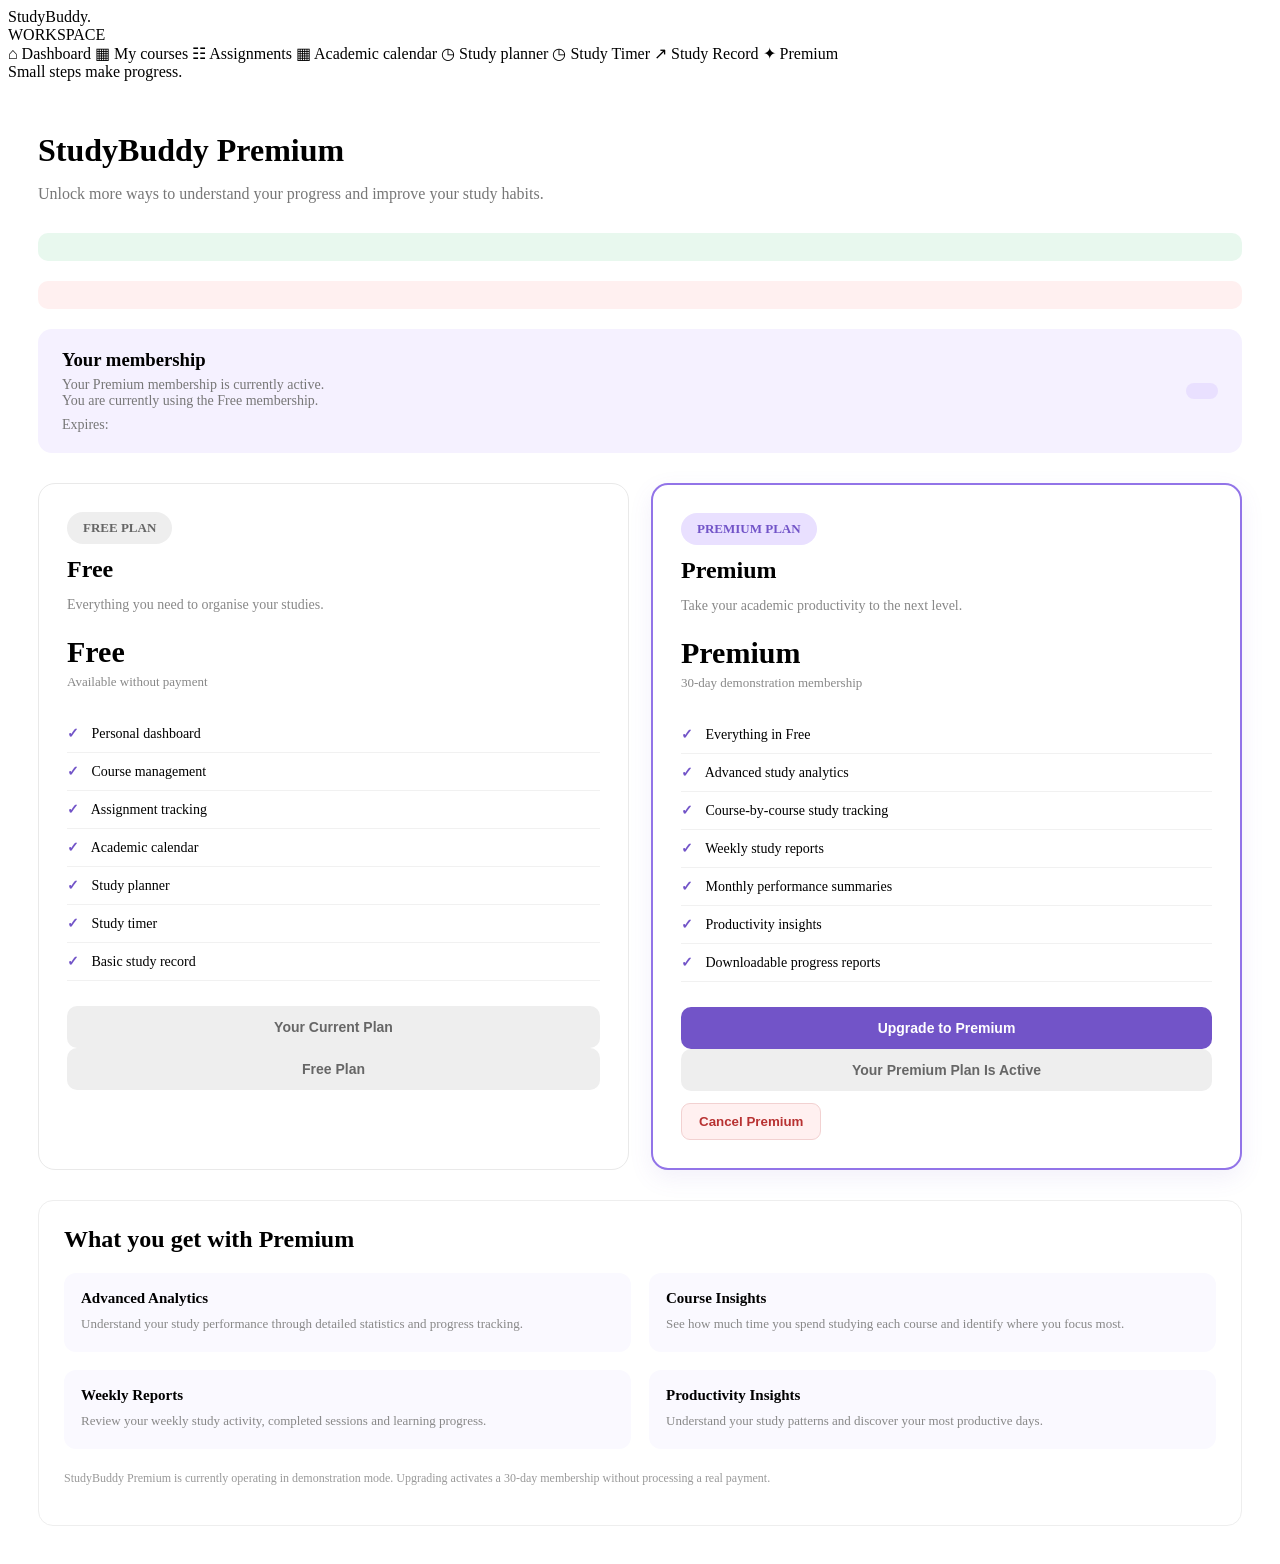
<file: src/main/resources/templates/premium.html>
<!DOCTYPE html>
<html lang="en" xmlns:th="http://www.thymeleaf.org">
<head>
  <meta charset="UTF-8">
  <meta name="viewport" content="width=device-width, initial-scale=1.0">
  <title>Premium Membership | StudyBuddy</title>

  <link rel="stylesheet" th:href="@{/css/style.css}">

  <style>
        .premium-page {
            padding: 30px;
        }

        .premium-heading {
            margin-bottom: 30px;
        }

        .premium-heading h1 {
            margin-bottom: 8px;
        }

        .premium-heading p {
            color: #777;
        }

        .premium-status {
            padding: 20px 24px;
            margin-bottom: 30px;
            border-radius: 14px;
            background: #f5f1ff;
            display: flex;
            justify-content: space-between;
            align-items: center;
            gap: 15px;
            flex-wrap: wrap;
        }

        .premium-status h3 {
            margin: 0 0 6px;
        }

        .premium-status p {
            margin: 0;
            color: #777;
            font-size: 14px;
        }

        .membership-badge {
            display: inline-block;
            padding: 8px 16px;
            border-radius: 30px;
            background: #e9e0ff;
            color: #7254c8;
            font-size: 13px;
            font-weight: 700;
        }

        .membership-badge.free {
            background: #eeeeee;
            color: #666;
        }

        .premium-message {
            padding: 14px 18px;
            margin-bottom: 20px;
            border-radius: 10px;
        }

        .premium-success {
            background: #e8f8ee;
            color: #247a45;
        }

        .premium-error {
            background: #fff0f0;
            color: #b83232;
        }

        .plans-grid {
            display: grid;
            grid-template-columns: repeat(2, minmax(0, 1fr));
            gap: 22px;
            margin-bottom: 30px;
        }

        .plan-card {
            background: white;
            border: 1px solid #e9e9e9;
            border-radius: 17px;
            padding: 28px;
            position: relative;
        }

        .plan-card.featured {
            border: 2px solid #9274e8;
            box-shadow: 0 8px 25px rgba(114, 84, 200, 0.09);
        }

        .plan-card h2 {
            margin: 12px 0 8px;
        }

        .plan-description {
            color: #888;
            font-size: 14px;
            margin-bottom: 22px;
        }

        .plan-price {
            font-size: 30px;
            font-weight: 700;
            margin-bottom: 5px;
        }

        .plan-duration {
            color: #888;
            font-size: 13px;
            margin-bottom: 25px;
        }

        .plan-features {
            list-style: none;
            padding: 0;
            margin: 20px 0 25px;
        }

        .plan-features li {
            padding: 10px 0;
            border-bottom: 1px solid #f1f1f1;
            font-size: 14px;
        }

        .feature-check {
            color: #7254c8;
            font-weight: 700;
            margin-right: 9px;
        }

        .plan-button {
            display: block;
            width: 100%;
            padding: 13px;
            border: none;
            border-radius: 10px;
            background: #7254c8;
            color: white;
            font-size: 14px;
            font-weight: 600;
            cursor: pointer;
            text-align: center;
        }

        .plan-button:hover {
            opacity: 0.88;
        }

        .free-button {
            background: #eeeeee;
            color: #666;
            cursor: default;
        }

        .premium-button {
            background: #7254c8;
        }

        .cancel-button {
            background: #fff0f0;
            color: #b83232;
            border: 1px solid #f2d1d1;
            padding: 10px 17px;
            border-radius: 9px;
            cursor: pointer;
            font-weight: 600;
        }

        .premium-benefits {
            background: #fff;
            padding: 25px;
            border-radius: 15px;
            border: 1px solid #eee;
        }

        .premium-benefits h2 {
            margin-top: 0;
            margin-bottom: 20px;
        }

        .benefits-grid {
            display: grid;
            grid-template-columns: repeat(2, minmax(0, 1fr));
            gap: 18px;
        }

        .benefit-item {
            padding: 17px;
            border-radius: 12px;
            background: #faf9ff;
        }

        .benefit-item h3 {
            font-size: 15px;
            margin: 0 0 7px;
        }

        .benefit-item p {
            color: #888;
            font-size: 13px;
            line-height: 1.6;
            margin: 0;
        }

        .premium-note {
            color: #999;
            font-size: 12px;
            margin-top: 20px;
            line-height: 1.6;
        }

        @media (max-width: 750px) {
            .premium-page {
                padding: 17px;
            }

            .plans-grid,
            .benefits-grid {
                grid-template-columns: 1fr;
            }

            .plan-card {
                padding: 22px;
            }
        }
    </style>
</head>

<body>

<div class="app-layout">

  <aside class="sidebar">

    <a class="brand" th:href="@{/dashboard}">
      StudyBuddy<span>.</span>
    </a>

    <div class="nav-label">WORKSPACE</div>

    <nav>
      <a class="nav-link" th:href="@{/dashboard}">
        <span class="nav-icon">⌂</span>
        Dashboard
      </a>

      <a class="nav-link" th:href="@{/courses}">
        <span class="nav-icon">▦</span>
        My courses
      </a>

      <a class="nav-link" th:href="@{/assignments}">
        <span class="nav-icon">☷</span>
        Assignments
      </a>

      <a class="nav-link" th:href="@{/calendar}">
        <span class="nav-icon">▦</span>
        Academic calendar
      </a>

      <a class="nav-link" th:href="@{/planner}">
        <span class="nav-icon">◷</span>
        Study planner
      </a>

      <a class="nav-link" th:href="@{/timer}">
        <span class="nav-icon">◷</span>
        Study Timer
      </a>

      <a class="nav-link" th:href="@{/progress}">
        <span class="nav-icon">↗</span>
        Study Record
      </a>

      <a class="nav-link active" th:href="@{/premium}">
        <span class="nav-icon">✦</span>
        Premium
      </a>
    </nav>

    <div class="sidebar-bottom">
      Small steps make progress.
    </div>

  </aside>

  <div class="main-area">

    <main class="main-content">

      <div class="premium-page">

        <div class="premium-heading">
          <h1>StudyBuddy Premium</h1>
          <p>Unlock more ways to understand your progress and improve your study habits.</p>
        </div>

        <div th:if="${successMessage}"
             class="premium-message premium-success"
             th:text="${successMessage}">
        </div>

        <div th:if="${errorMessage}"
             class="premium-message premium-error"
             th:text="${errorMessage}">
        </div>

        <div class="premium-status">

          <div>
            <h3>Your membership</h3>

            <p th:if="${isPremium}">
              Your Premium membership is currently active.
            </p>

            <p th:unless="${isPremium}">
              You are currently using the Free membership.
            </p>

            <p th:if="${isPremium and student.premiumExpiryDate != null}"
               style="margin-top: 8px;">
              Expires:
              <strong th:text="${student.premiumExpiryDate}"></strong>
            </p>
          </div>

          <span class="membership-badge"
                th:classappend="${isPremium} ? '' : ' free'"
                th:text="${isPremium} ? 'PREMIUM MEMBER' : 'FREE MEMBER'">
                    </span>

        </div>

        <div class="plans-grid">

          <section class="plan-card">

            <span class="membership-badge free">FREE PLAN</span>

            <h2>Free</h2>

            <p class="plan-description">
              Everything you need to organise your studies.
            </p>

            <div class="plan-price">Free</div>

            <div class="plan-duration">
              Available without payment
            </div>

            <ul class="plan-features">
              <li><span class="feature-check">✓</span> Personal dashboard</li>
              <li><span class="feature-check">✓</span> Course management</li>
              <li><span class="feature-check">✓</span> Assignment tracking</li>
              <li><span class="feature-check">✓</span> Academic calendar</li>
              <li><span class="feature-check">✓</span> Study planner</li>
              <li><span class="feature-check">✓</span> Study timer</li>
              <li><span class="feature-check">✓</span> Basic study record</li>
            </ul>

            <button type="button"
                    class="plan-button free-button"
                    th:if="${!isPremium}">
              Your Current Plan
            </button>

            <button type="button"
                    class="plan-button free-button"
                    th:if="${isPremium}">
              Free Plan
            </button>

          </section>

          <section class="plan-card featured">

            <span class="membership-badge">PREMIUM PLAN</span>

            <h2>Premium</h2>

            <p class="plan-description">
              Take your academic productivity to the next level.
            </p>

            <div class="plan-price">Premium</div>

            <div class="plan-duration">
              30-day demonstration membership
            </div>

            <ul class="plan-features">
              <li><span class="feature-check">✓</span> Everything in Free</li>
              <li><span class="feature-check">✓</span> Advanced study analytics</li>
              <li><span class="feature-check">✓</span> Course-by-course study tracking</li>
              <li><span class="feature-check">✓</span> Weekly study reports</li>
              <li><span class="feature-check">✓</span> Monthly performance summaries</li>
              <li><span class="feature-check">✓</span> Productivity insights</li>
              <li><span class="feature-check">✓</span> Downloadable progress reports</li>
            </ul>

            <form th:if="${!isPremium}"
                  th:action="@{/premium/upgrade}"
                  method="post">

              <input type="hidden"
                     th:name="${_csrf.parameterName}"
                     th:value="${_csrf.token}">

              <button type="submit"
                      class="plan-button premium-button">
                Upgrade to Premium
              </button>

            </form>

            <div th:if="${isPremium}">

              <button type="button"
                      class="plan-button free-button">
                Your Premium Plan Is Active
              </button>

              <form th:action="@{/premium/cancel}"
                    method="post"
                    style="margin-top: 12px;"
                    onsubmit="return confirm('Are you sure you want to cancel your Premium membership?');">

                <input type="hidden"
                       th:name="${_csrf.parameterName}"
                       th:value="${_csrf.token}">

                <button type="submit"
                        class="cancel-button">
                  Cancel Premium
                </button>

              </form>

            </div>

          </section>

        </div>

        <section class="premium-benefits">

          <h2>What you get with Premium</h2>

          <div class="benefits-grid">

            <div class="benefit-item">
              <h3>Advanced Analytics</h3>
              <p>Understand your study performance through detailed statistics and progress tracking.</p>
            </div>

            <div class="benefit-item">
              <h3>Course Insights</h3>
              <p>See how much time you spend studying each course and identify where you focus most.</p>
            </div>

            <div class="benefit-item">
              <h3>Weekly Reports</h3>
              <p>Review your weekly study activity, completed sessions and learning progress.</p>
            </div>

            <div class="benefit-item">
              <h3>Productivity Insights</h3>
              <p>Understand your study patterns and discover your most productive days.</p>
            </div>

          </div>

          <p class="premium-note">
            StudyBuddy Premium is currently operating in demonstration mode.
            Upgrading activates a 30-day membership without processing a real payment.
          </p>

        </section>

      </div>

    </main>

  </div>

</div>

</body>
</html>
</file>
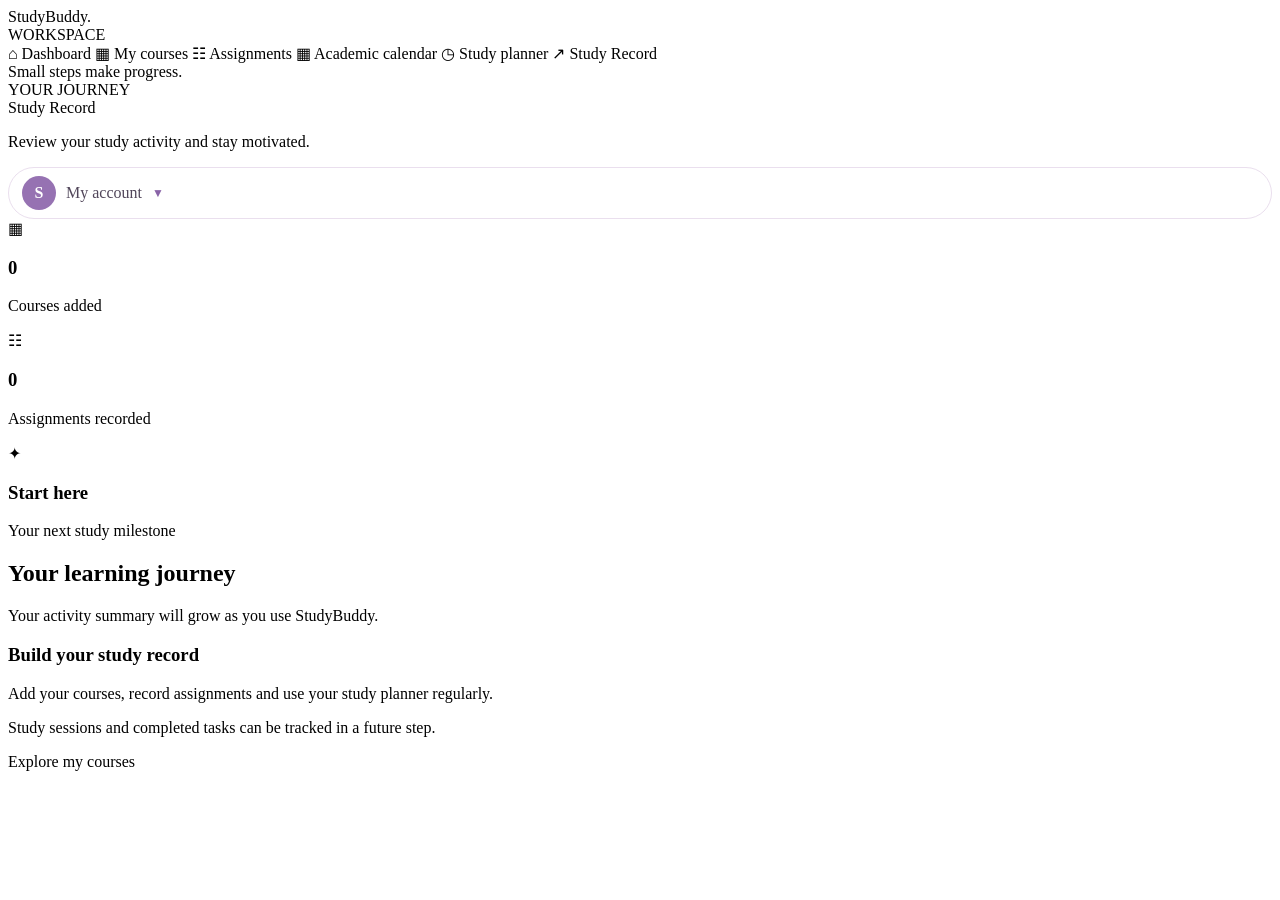
<file: src/main/resources/templates/progress.html>
<!DOCTYPE html>
<html lang="en" xmlns:th="http://www.thymeleaf.org"
      xmlns:sec="http://www.thymeleaf.org/extras/spring-security">
<head>
    <meta charset="UTF-8">
    <meta name="viewport" content="width=device-width, initial-scale=1.0">
    <title>Study Record | StudyBuddy</title>
    <link rel="stylesheet" th:href="@{/css/style.css}">

    <style>
        .profile-menu {
            position: relative;
        }

        .profile-trigger {
            display: flex;
            align-items: center;
            gap: 10px;
            padding: 8px 13px;
            border: 1px solid #eadfee;
            border-radius: 30px;
            background: white;
            color: #51465a;
            cursor: pointer;
            font: inherit;
            list-style: none;
        }

        .profile-trigger::-webkit-details-marker {
            display: none;
        }

        .profile-trigger::marker {
            content: "";
        }

        .profile-trigger:hover {
            background: #faf6fc;
        }

        .profile-avatar {
            width: 34px;
            height: 34px;
            display: flex;
            align-items: center;
            justify-content: center;
            border-radius: 50%;
            background: #9672b2;
            color: white;
            font-weight: bold;
        }

        .profile-arrow {
            color: #8963a7;
            font-size: 12px;
        }

        .profile-dropdown {
            position: absolute;
            top: calc(100% + 10px);
            right: 0;
            z-index: 100;
            width: 220px;
            padding: 12px;
            background: white;
            border: 1px solid #eee4f1;
            border-radius: 14px;
            box-shadow: 0 10px 30px rgba(80, 50, 90, 0.13);
        }

        .profile-email {
            display: block;
            padding: 9px 10px 13px;
            color: #777;
            font-size: 12px;
            overflow-wrap: anywhere;
            border-bottom: 1px solid #eee4f1;
        }

        .logout-button {
            width: 100%;
            margin-top: 9px;
            padding: 10px;
            border: none;
            border-radius: 9px;
            background: #f8f1fa;
            color: #805b9e;
            font-size: 14px;
            font-weight: 600;
            text-align: left;
            cursor: pointer;
        }

        .logout-button:hover {
            background: #efe3f5;
        }

        .profile-menu[open] .profile-arrow {
            transform: rotate(180deg);
        }
    </style>
</head>

<body>
<div class="app-layout">

    <aside class="sidebar">
        <a class="brand" th:href="@{/dashboard}">
            StudyBuddy<span>.</span>
        </a>

        <div class="nav-label">WORKSPACE</div>

        <nav>
            <a class="nav-link" th:href="@{/dashboard}">
                <span class="nav-icon">⌂</span>
                Dashboard
            </a>

            <a class="nav-link" th:href="@{/courses}">
                <span class="nav-icon">▦</span>
                My courses
            </a>

            <a class="nav-link" th:href="@{/assignments}">
                <span class="nav-icon">☷</span>
                Assignments
            </a>

            <a class="nav-link" th:href="@{/calendar}">
                <span class="nav-icon">▦</span>
                Academic calendar
            </a>

            <a class="nav-link" th:href="@{/planner}">
                <span class="nav-icon">◷</span>
                Study planner
            </a>

            <a class="nav-link active" th:href="@{/progress}">
                <span class="nav-icon">↗</span>
                Study Record
            </a>
        </nav>

        <div class="sidebar-bottom">
            Small steps make progress.
        </div>
    </aside>

    <div class="main-area">

        <header class="topbar">
            <div>
                <div class="page-label">YOUR JOURNEY</div>
                <div class="topbar-title">Study Record</div>
                <p class="muted">
                    Review your study activity and stay motivated.
                </p>
            </div>

            <details class="profile-menu">
                <summary class="profile-trigger">
                    <span class="profile-avatar"
                          th:text="${#strings.substring(#authentication.name, 0, 1).toUpperCase()}">S</span>
                    <span>My account</span>
                    <span class="profile-arrow">▼</span>
                </summary>

                <div class="profile-dropdown">
                    <span class="profile-email"
                          sec:authentication="name">student@email.com</span>

                    <form th:action="@{/logout}" method="post">
                        <input type="hidden"
                               th:name="${_csrf.parameterName}"
                               th:value="${_csrf.token}">

                        <button type="submit" class="logout-button">
                            Log out
                        </button>
                    </form>
                </div>
            </details>
        </header>

        <main class="page-content">

            <section class="stats-grid">

                <article class="stat-card">
                    <div class="stat-icon">▦</div>
                    <h3 th:text="${courseCount != null ? courseCount : 0}">
                        0
                    </h3>
                    <p>Courses added</p>
                </article>

                <article class="stat-card">
                    <div class="stat-icon">☷</div>
                    <h3 th:text="${assignmentCount != null ? assignmentCount : 0}">
                        0
                    </h3>
                    <p>Assignments recorded</p>
                </article>

                <article class="stat-card">
                    <div class="stat-icon">✦</div>
                    <h3>Start here</h3>
                    <p>Your next study milestone</p>
                </article>

            </section>

            <section class="panel">
                <div class="section-heading">
                    <div>
                        <h2>Your learning journey</h2>
                        <p class="muted">
                            Your activity summary will grow as you use StudyBuddy.
                        </p>
                    </div>
                </div>

                <div class="empty-state">
                    <h3>Build your study record</h3>

                    <p>
                        Add your courses, record assignments and use your
                        study planner regularly.
                    </p>

                    <p>
                        Study sessions and completed tasks can be tracked
                        in a future step.
                    </p>

                    <a th:href="@{/courses}" class="primary-button">
                        Explore my courses
                    </a>
                </div>
            </section>

        </main>
    </div>
</div>
</body>
</html>
</file>
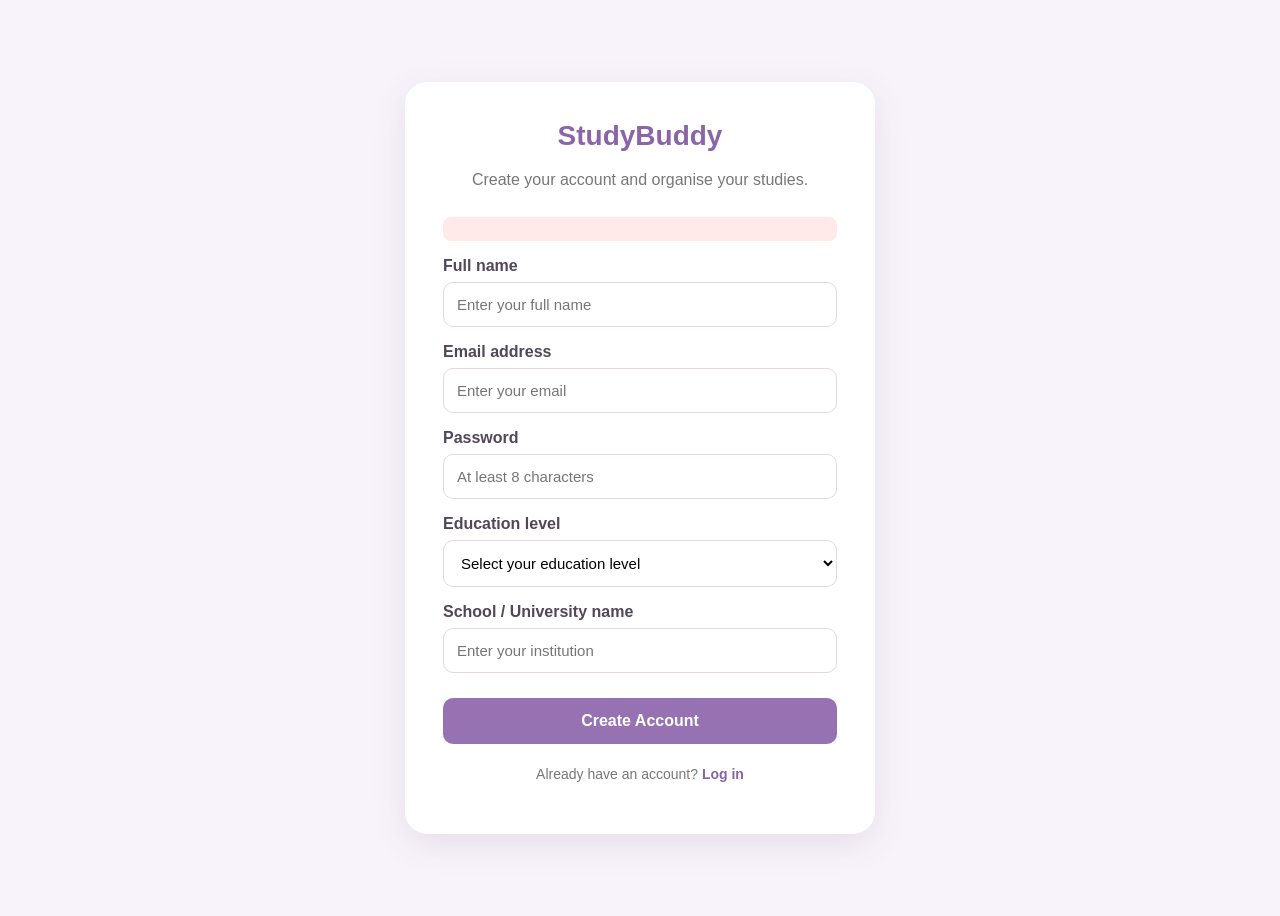
<file: src/main/resources/templates/register.html>
<!DOCTYPE html>
<html lang="en" xmlns:th="http://www.thymeleaf.org">
<head>
    <meta charset="UTF-8">
    <meta name="viewport" content="width=device-width, initial-scale=1.0">
    <title>Create Account | StudyBuddy</title>
    <link rel="stylesheet" th:href="@{/css/style.css}">

    <style>
        body {
            min-height: 100vh;
            display: flex;
            align-items: center;
            justify-content: center;
            background: #f8f3fa;
            font-family: Arial, sans-serif;
            padding: 25px 0;
            box-sizing: border-box;
        }

        .auth-card {
            width: 90%;
            max-width: 470px;
            padding: 38px;
            background: white;
            border-radius: 22px;
            box-shadow: 0 10px 35px rgba(80, 50, 90, 0.10);
            box-sizing: border-box;
        }

        .brand {
            text-align: center;
            color: #8b65a8;
            font-size: 28px;
            font-weight: bold;
            margin-bottom: 8px;
        }

        .subtitle {
            text-align: center;
            color: #777;
            margin-bottom: 25px;
            line-height: 1.5;
        }

        label {
            display: block;
            margin: 16px 0 7px;
            color: #51465a;
            font-weight: 600;
        }

        input, select {
            width: 100%;
            padding: 13px;
            border: 1px solid #e2d8e8;
            border-radius: 10px;
            box-sizing: border-box;
            font-size: 15px;
            background: white;
            outline: none;
            transition: border-color 0.2s, box-shadow 0.2s;
        }

        input:focus, select:focus {
            border-color: #9672b2;
            box-shadow: 0 0 0 3px rgba(150, 114, 178, 0.12);
        }

        .register-button {
            width: 100%;
            margin-top: 25px;
            padding: 14px;
            border: none;
            border-radius: 10px;
            background: #9672b2;
            color: white;
            font-size: 16px;
            font-weight: 600;
            cursor: pointer;
            transition: background 0.2s, transform 0.2s;
        }

        .register-button:hover {
            background: #805b9e;
            transform: translateY(-1px);
        }

        .message {
            padding: 12px;
            border-radius: 8px;
            margin-bottom: 15px;
            font-size: 14px;
            line-height: 1.5;
        }

        .error {
            background: #ffe9e9;
            color: #a33;
        }

        .bottom-text {
            text-align: center;
            margin-top: 22px;
            color: #777;
            font-size: 14px;
        }

        a {
            color: #8963a7;
            text-decoration: none;
            font-weight: 600;
        }

        a:hover {
            text-decoration: underline;
        }

        @media (max-width: 500px) {
            .auth-card {
                padding: 28px 22px;
            }

            .brand {
                font-size: 25px;
            }
        }
    </style>
</head>

<body>

<div class="auth-card">

    <div class="brand">StudyBuddy</div>
    <p class="subtitle">Create your account and organise your studies.</p>

    <div th:if="${errorMessage}"
         class="message error"
         th:text="${errorMessage}"
         role="alert"></div>

    <form th:action="@{/register}" method="post">

        <input type="hidden"
               th:name="${_csrf.parameterName}"
               th:value="${_csrf.token}">

        <label for="fullName">Full name</label>
        <input type="text"
               id="fullName"
               name="fullName"
               placeholder="Enter your full name"
               th:value="${fullName}"
               autocomplete="name"
               maxlength="100"
               required>

        <label for="email">Email address</label>
        <input type="email"
               id="email"
               name="email"
               placeholder="Enter your email"
               th:value="${email}"
               autocomplete="email"
               maxlength="150"
               required>

        <label for="password">Password</label>
        <input type="password"
               id="password"
               name="password"
               placeholder="At least 8 characters"
               minlength="8"
               autocomplete="new-password"
               required>

        <label for="educationLevel">Education level</label>
        <select id="educationLevel"
                name="educationLevel"
                required>

            <option value="">Select your education level</option>

            <option value="HIGH_SCHOOL"
                    th:selected="${educationLevel == 'HIGH_SCHOOL'}">
                High School
            </option>

            <option value="UNIVERSITY"
                    th:selected="${educationLevel == 'UNIVERSITY'}">
                University
            </option>

        </select>

        <label for="institutionName">School / University name</label>
        <input type="text"
               id="institutionName"
               name="institutionName"
               placeholder="Enter your institution"
               th:value="${institutionName}"
               maxlength="150"
               required>

        <button type="submit" class="register-button">
            Create Account
        </button>

    </form>

    <p class="bottom-text">
        Already have an account?
        <a th:href="@{/login}">Log in</a>
    </p>

</div>

</body>
</html>
</file>
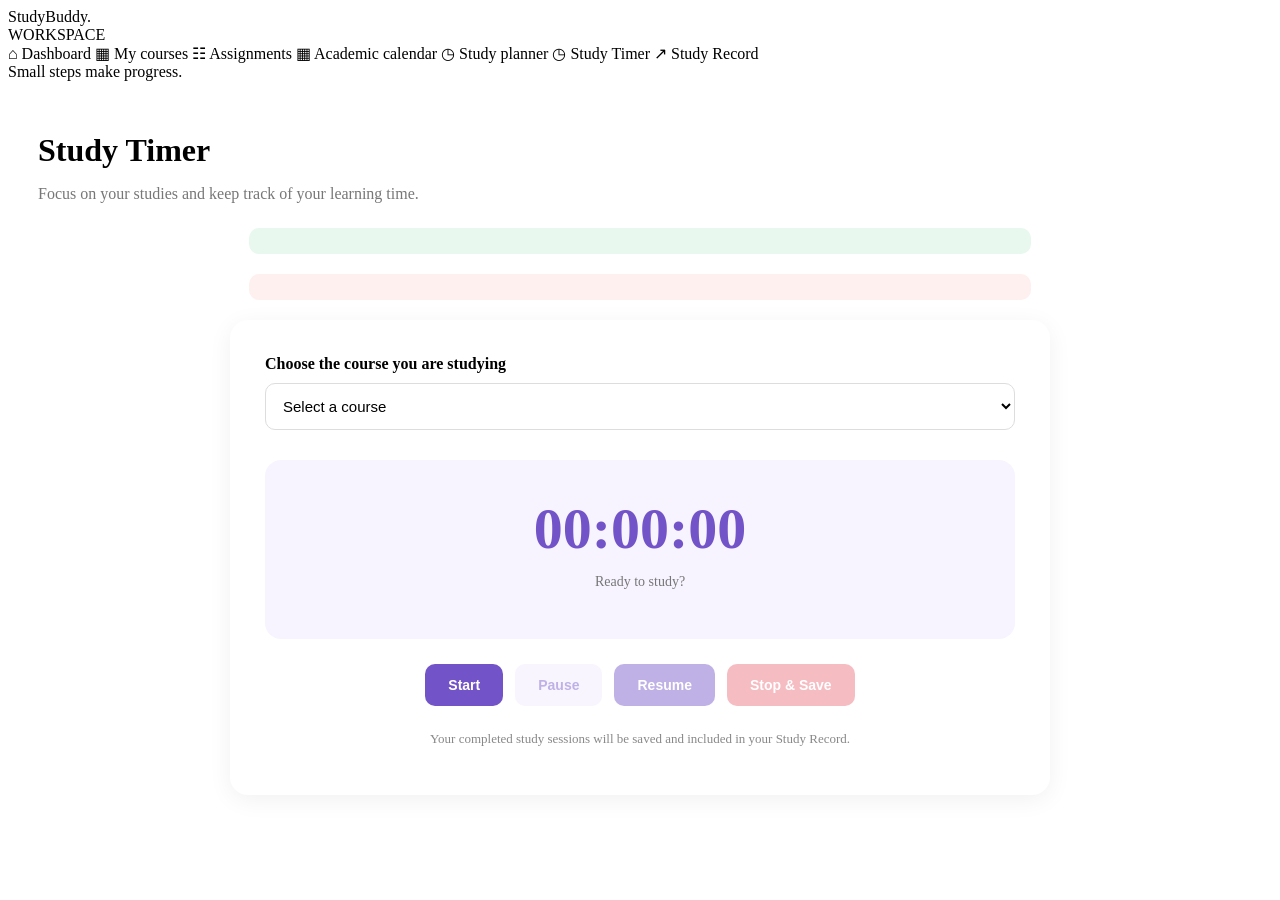
<file: src/main/resources/templates/timer.html>
<!DOCTYPE html>
<html lang="en" xmlns:th="http://www.thymeleaf.org">
<head>
  <meta charset="UTF-8">
  <meta name="viewport" content="width=device-width, initial-scale=1.0">
  <title>Study Timer | StudyBuddy</title>

  <link rel="stylesheet" th:href="@{/css/style.css}">

  <style>
        .timer-page {
            padding: 30px;
        }

        .timer-heading {
            margin-bottom: 25px;
        }

        .timer-heading h1 {
            margin-bottom: 8px;
        }

        .timer-heading p {
            color: #777;
        }

        .timer-card {
            max-width: 750px;
            margin: 0 auto;
            padding: 35px;
            background: #fff;
            border-radius: 18px;
            box-shadow: 0 5px 25px rgba(0, 0, 0, 0.06);
        }

        .timer-course {
            margin-bottom: 30px;
        }

        .timer-course label {
            display: block;
            margin-bottom: 10px;
            font-weight: 600;
        }

        .timer-course select {
            width: 100%;
            padding: 13px;
            border: 1px solid #ddd;
            border-radius: 10px;
            font-size: 15px;
            background: #fff;
        }

        .timer-display {
            text-align: center;
            padding: 35px 15px;
            background: #f7f4ff;
            border-radius: 16px;
            margin-bottom: 25px;
        }

        .timer-display h2 {
            font-size: 58px;
            font-weight: 700;
            color: #7254c8;
            margin: 0;
            font-variant-numeric: tabular-nums;
        }

        .timer-status {
            margin-top: 12px;
            color: #777;
            font-size: 14px;
        }

        .timer-buttons {
            display: flex;
            justify-content: center;
            flex-wrap: wrap;
            gap: 12px;
        }

        .timer-btn {
            border: none;
            border-radius: 10px;
            padding: 13px 23px;
            font-size: 14px;
            font-weight: 600;
            cursor: pointer;
            transition: 0.2s;
        }

        .timer-btn:hover {
            opacity: 0.88;
            transform: translateY(-1px);
        }

        .start-btn {
            background: #7254c8;
            color: white;
        }

        .pause-btn {
            background: #f0e9ff;
            color: #7254c8;
        }

        .resume-btn {
            background: #7254c8;
            color: white;
        }

        .stop-btn {
            background: #e96c79;
            color: white;
        }

        .timer-btn:disabled {
            opacity: 0.45;
            cursor: not-allowed;
            transform: none;
        }

        .timer-note {
            text-align: center;
            margin-top: 25px;
            color: #888;
            font-size: 13px;
        }

        .timer-message {
            max-width: 750px;
            margin: 0 auto 20px;
            padding: 13px 16px;
            border-radius: 10px;
        }

        .success-message {
            background: #e8f8ee;
            color: #247a45;
        }

        .error-message {
            background: #fff0f0;
            color: #b83232;
        }

        @media (max-width: 600px) {
            .timer-page {
                padding: 15px;
            }

            .timer-card {
                padding: 22px 16px;
            }

            .timer-display h2 {
                font-size: 43px;
            }

            .timer-buttons {
                flex-direction: column;
            }

            .timer-btn {
                width: 100%;
            }
        }
    </style>
</head>

<body>

<div class="app-layout">

  <aside class="sidebar">
    <a class="brand" th:href="@{/dashboard}">
      StudyBuddy<span>.</span>
    </a>

    <div class="nav-label">WORKSPACE</div>

    <nav>
      <a class="nav-link" th:href="@{/dashboard}">
        <span class="nav-icon">⌂</span>
        Dashboard
      </a>

      <a class="nav-link" th:href="@{/courses}">
        <span class="nav-icon">▦</span>
        My courses
      </a>

      <a class="nav-link" th:href="@{/assignments}">
        <span class="nav-icon">☷</span>
        Assignments
      </a>

      <a class="nav-link" th:href="@{/calendar}">
        <span class="nav-icon">▦</span>
        Academic calendar
      </a>

      <a class="nav-link" th:href="@{/planner}">
        <span class="nav-icon">◷</span>
        Study planner
      </a>

      <a class="nav-link active" th:href="@{/timer}">
        <span class="nav-icon">◷</span>
        Study Timer
      </a>

      <a class="nav-link" th:href="@{/progress}">
        <span class="nav-icon">↗</span>
        Study Record
      </a>
    </nav>

    <div class="sidebar-bottom">
      Small steps make progress.
    </div>
  </aside>

  <div class="main-area">

    <main class="main-content">

      <div class="timer-page">

        <div class="timer-heading">
          <h1>Study Timer</h1>
          <p>Focus on your studies and keep track of your learning time.</p>
        </div>

        <div th:if="${successMessage}"
             class="timer-message success-message"
             th:text="${successMessage}">
        </div>

        <div th:if="${errorMessage}"
             class="timer-message error-message"
             th:text="${errorMessage}">
        </div>

        <div class="timer-card">

          <form id="saveSessionForm"
                th:action="@{/timer/save}"
                method="post">

            <input type="hidden"
                   th:name="${_csrf.parameterName}"
                   th:value="${_csrf.token}">

            <div class="timer-course">

              <label for="courseId">
                Choose the course you are studying
              </label>

              <select id="courseId" required>

                <option value="">Select a course</option>

                <option th:each="course : ${courses}"
                        th:value="${course.id}"
                        th:text="${course.name}">
                </option>

              </select>

              <input type="hidden"
                     id="submittedCourseId"
                     name="courseId">

            </div>

            <div class="timer-display">

              <h2 id="timerDisplay">00:00:00</h2>

              <p class="timer-status" id="timerStatus">
                Ready to study?
              </p>

            </div>

            <div class="timer-buttons">

              <button type="button"
                      class="timer-btn start-btn"
                      id="startButton">
                Start
              </button>

              <button type="button"
                      class="timer-btn pause-btn"
                      id="pauseButton"
                      disabled>
                Pause
              </button>

              <button type="button"
                      class="timer-btn resume-btn"
                      id="resumeButton"
                      disabled>
                Resume
              </button>

              <button type="button"
                      class="timer-btn stop-btn"
                      id="stopButton"
                      disabled>
                Stop &amp; Save
              </button>

            </div>

            <input type="hidden"
                   id="startTime"
                   name="startTime">

            <input type="hidden"
                   id="endTime"
                   name="endTime">

            <input type="hidden"
                   id="durationSeconds"
                   name="durationSeconds">

          </form>

          <p class="timer-note">
            Your completed study sessions will be saved
            and included in your Study Record.
          </p>

        </div>

      </div>

    </main>
  </div>

</div>

<script>
    let timerInterval = null;

    let startTimestamp = null;

    let accumulatedSeconds = 0;

    let running = false;

    let hasStarted = false;

    const timerDisplay = document.getElementById("timerDisplay");

    const timerStatus = document.getElementById("timerStatus");

    const courseSelect = document.getElementById("courseId");

    const submittedCourseId = document.getElementById("submittedCourseId");

    const startButton = document.getElementById("startButton");

    const pauseButton = document.getElementById("pauseButton");

    const resumeButton = document.getElementById("resumeButton");

    const stopButton = document.getElementById("stopButton");

    const saveSessionForm = document.getElementById("saveSessionForm");

    function formatTime(totalSeconds) {

        const hours = Math.floor(totalSeconds / 3600);

        const minutes = Math.floor((totalSeconds % 3600) / 60);

        const seconds = totalSeconds % 60;

        return String(hours).padStart(2, "0") + ":" +
               String(minutes).padStart(2, "0") + ":" +
               String(seconds).padStart(2, "0");
    }

    function updateDisplay() {

        let elapsed = accumulatedSeconds;

        if (running) {

            const currentSeconds = Math.floor(
                (Date.now() - startTimestamp) / 1000
            );

            elapsed += currentSeconds;
        }

        timerDisplay.textContent = formatTime(elapsed);
    }

    function toLocalDateTime(date) {

        const year = date.getFullYear();

        const month = String(date.getMonth() + 1).padStart(2, "0");

        const day = String(date.getDate()).padStart(2, "0");

        const hours = String(date.getHours()).padStart(2, "0");

        const minutes = String(date.getMinutes()).padStart(2, "0");

        const seconds = String(date.getSeconds()).padStart(2, "0");

        return `${year}-${month}-${day}T${hours}:${minutes}:${seconds}`;
    }

    startButton.addEventListener("click", function () {

        if (!courseSelect.value) {

            alert("Please select a course before starting the timer.");

            courseSelect.focus();

            return;
        }

        if (hasStarted) {
            return;
        }

        submittedCourseId.value = courseSelect.value;

        startTimestamp = Date.now();

        accumulatedSeconds = 0;

        running = true;

        hasStarted = true;

        document.getElementById("startTime").value =
            toLocalDateTime(new Date());

        timerStatus.textContent = "You're studying. Keep going!";

        startButton.disabled = true;

        courseSelect.disabled = true;

        pauseButton.disabled = false;

        stopButton.disabled = false;

        timerInterval = setInterval(updateDisplay, 250);

        updateDisplay();

    });

    pauseButton.addEventListener("click", function () {

        if (!running) {
            return;
        }

        accumulatedSeconds += Math.floor(
            (Date.now() - startTimestamp) / 1000
        );

        running = false;

        clearInterval(timerInterval);

        timerStatus.textContent = "Timer paused.";

        pauseButton.disabled = true;

        resumeButton.disabled = false;

        updateDisplay();

    });

    resumeButton.addEventListener("click", function () {

        if (running || !hasStarted) {
            return;
        }

        startTimestamp = Date.now();

        running = true;

        timerStatus.textContent = "You're studying. Keep going!";

        pauseButton.disabled = false;

        resumeButton.disabled = true;

        timerInterval = setInterval(updateDisplay, 250);

        updateDisplay();

    });

    stopButton.addEventListener("click", function () {

        if (!hasStarted) {

            alert("Please start the timer first.");

            return;
        }

        let finalDuration = accumulatedSeconds;

        if (running) {

            finalDuration += Math.floor(
                (Date.now() - startTimestamp) / 1000
            );

        }

        if (finalDuration <= 0) {

            alert("Study for at least one second before saving.");

            return;
        }

        if (!submittedCourseId.value) {

            alert("Please select a valid course before saving.");

            return;
        }

        running = false;

        clearInterval(timerInterval);

        document.getElementById("endTime").value =
            toLocalDateTime(new Date());

        document.getElementById("durationSeconds").value =
            finalDuration;

        timerStatus.textContent = "Saving your study session...";

        stopButton.disabled = true;

        pauseButton.disabled = true;

        resumeButton.disabled = true;

        saveSessionForm.requestSubmit();

    });

    updateDisplay();

</script>

</body>
</html>
</file>
